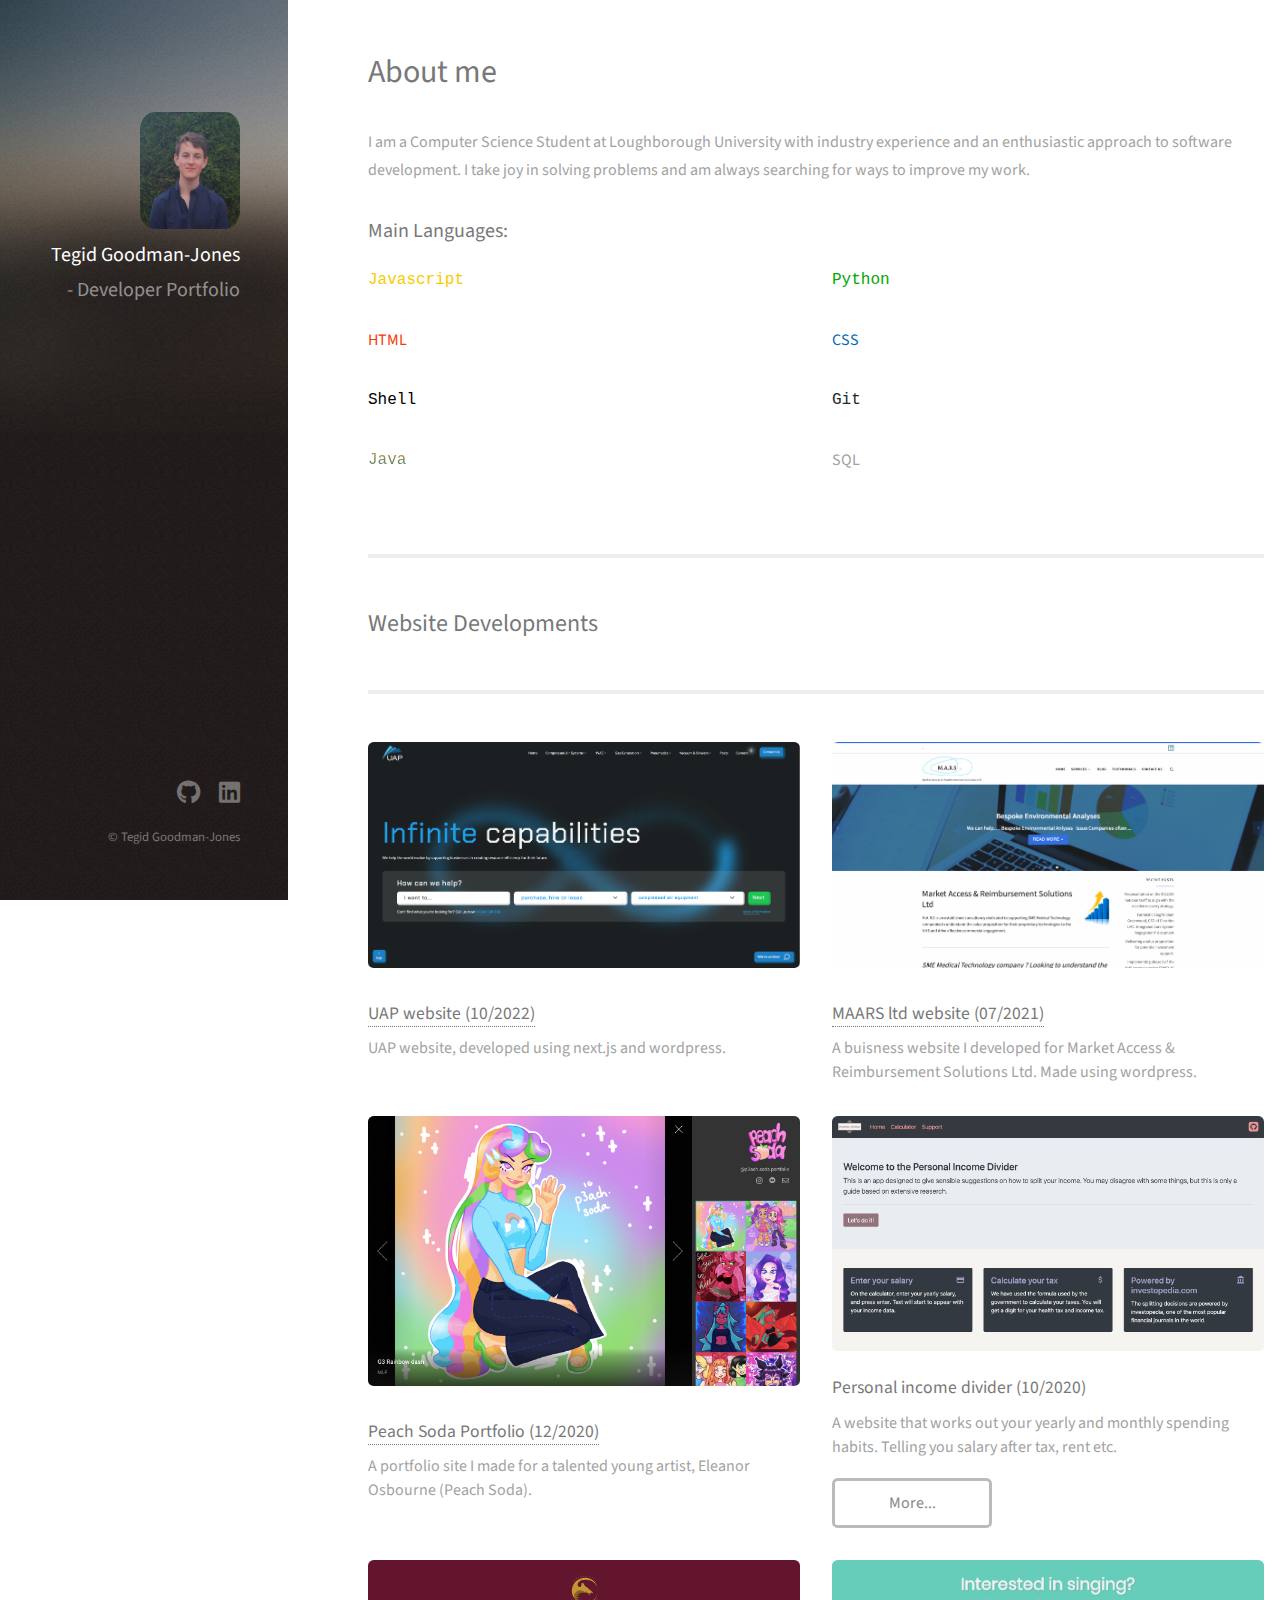
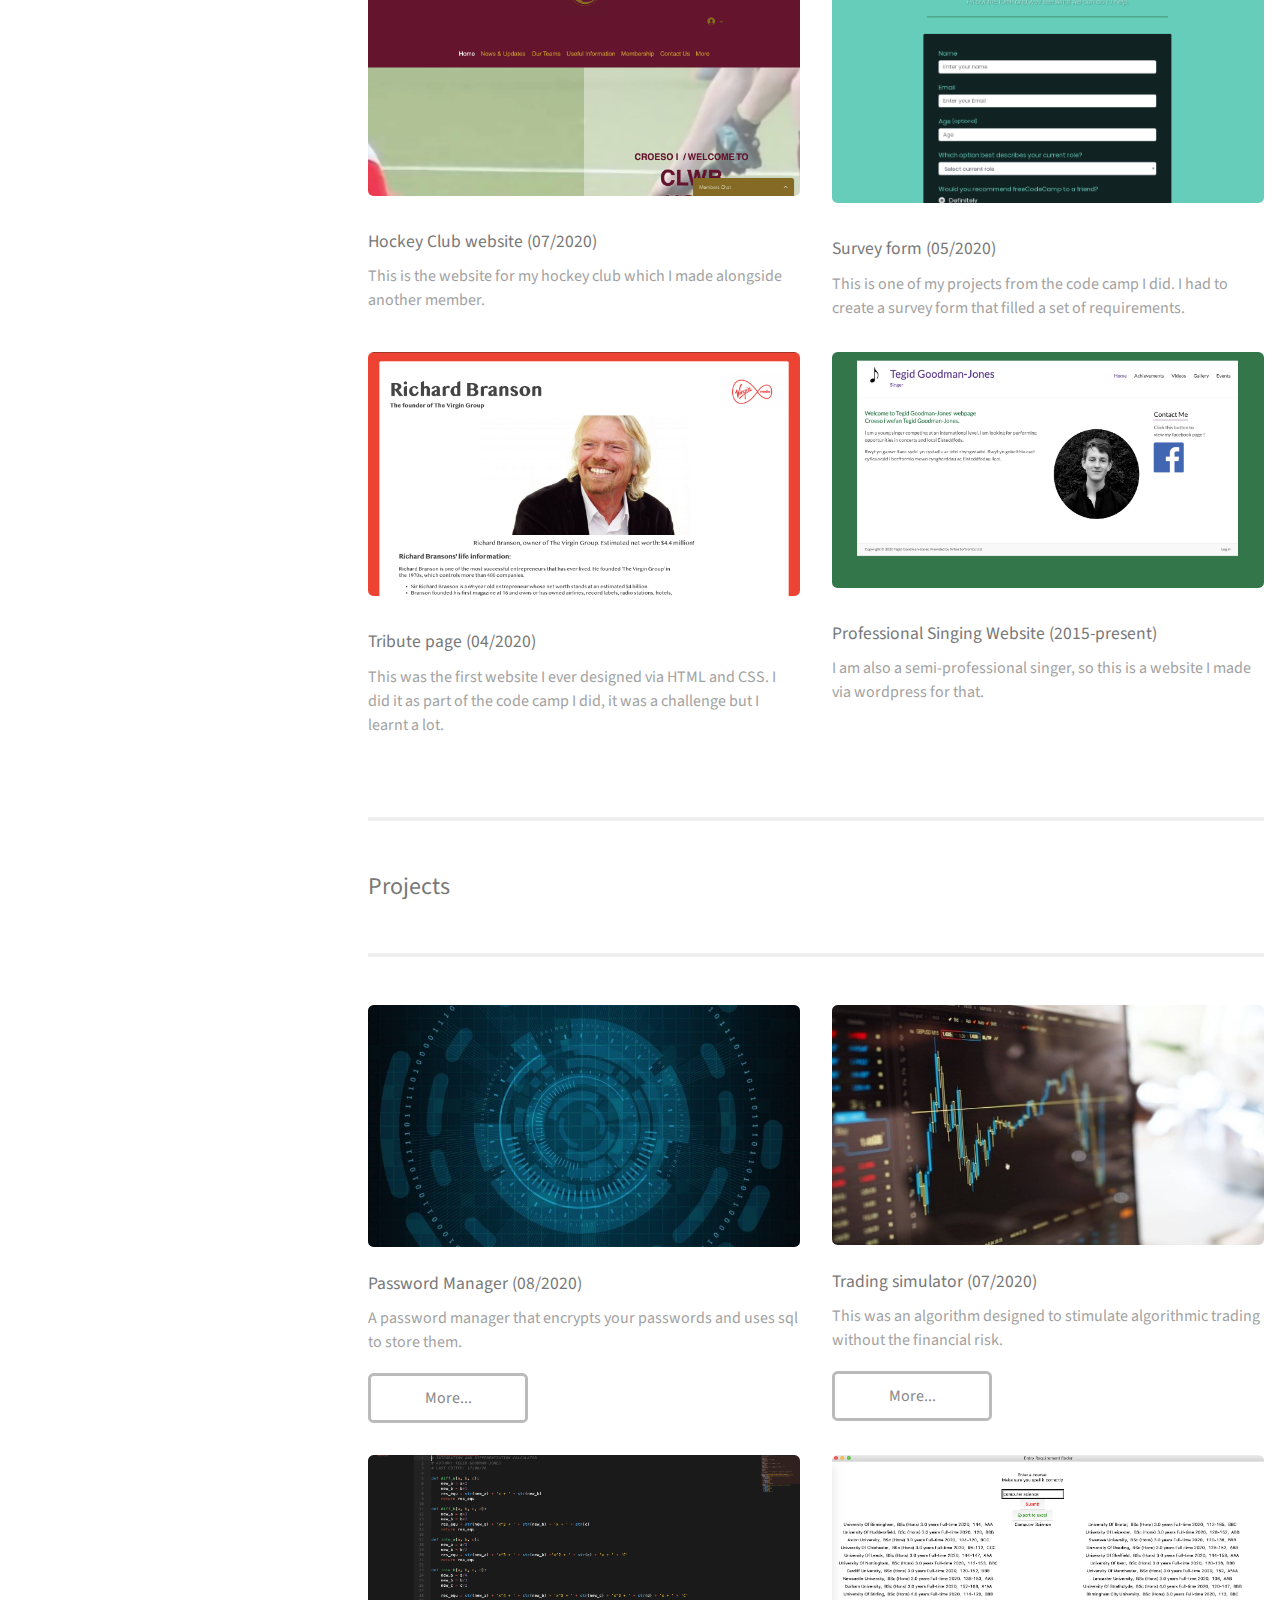
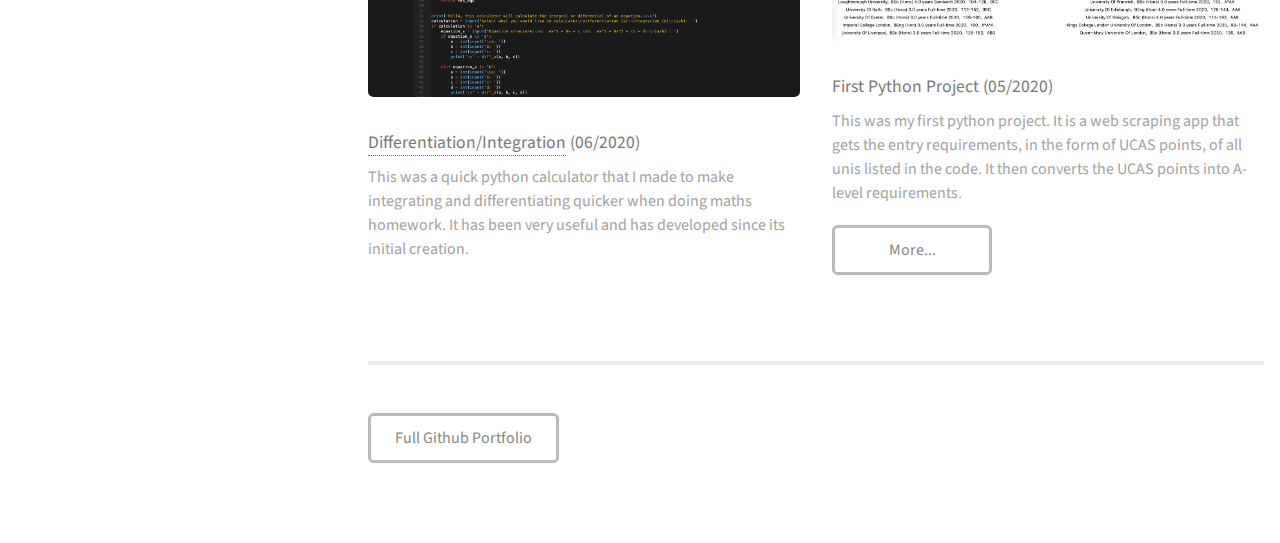
<file: index.html>
<!DOCTYPE html>
<html>
  <head>
    <title>Tegid Goodman-Jones: Portfolio</title>
    <meta charset="utf-8" />
    <meta
      name="viewport"
      content="width=device-width, initial-scale=1, user-scalable=no"
    />
    <link rel="stylesheet" href="assets/css/main.css" />
  </head>
  <body class="is-preload">
    <!-- Header -->
    <header id="header">
      <div class="inner">
        <a href="#" class="image"
          ><img class="image avatar" src="images/pro_pic.jpg" alt=""
        /></a>
        <h1><strong>Tegid Goodman-Jones</strong> - Developer Portfolio</h1>
      </div>
    </header>

    <!-- Main -->
    <div id="main">
      <!-- One -->
      <section id="one">
        <header class="major">
          <h2>About me</h2>
        </header>
        <p>
          I am a Computer Science Student at Loughborough University with
          industry experience and an enthusiastic approach to software
          development. I take joy in solving problems and am always searching
          for ways to improve my work.
        </p>

        <h3>Main Languages:</h3>

        <div class="row">
          <p class="col-6 col-12-xsmall language" id="js">Javascript</p>
          <p class="col-6 col-12-xsmall language" id="py">Python</p>
          <p class="col-6 col-12-xsmall language" id="html">HTML</p>
          <p class="col-6 col-12-xsmall language" id="css">CSS</p>
          <p class="col-6 col-12-xsmall language" id="shell">Shell</p>
          <p class="col-6 col-12-xsmall language" id="git">Git</p>
          <p class="col-6 col-12-xsmall language" id="java">Java</p>
          <p class="col-6 col-12-xsmall language" id="SQL">SQL</p>
        </div>
      </section>

      <!-- Two -->
      <section id="two">
        <h2>Website Developments</h2>
        <hr />
        <div class="row">
			<article class="col-6 col-12-xsmall work-item">
            <a href="images/Projects/UAP.png" class="image fit thumb"
              ><img src="images/Projects/UAP.png" alt=""
            /></a>
            <h3>
              <a href="https://dev.unitedairpower.co.uk/" target="_blank"
                >UAP website (10/2022)</a
              >
            </h3>
            <p class="proj-des">
              UAP website, developed using next.js and wordpress.
            </p>
          </article>
          <article class="col-6 col-12-xsmall work-item">
            <a href="images/Projects/maars.png" class="image fit thumb"
              ><img src="images/Projects/maars.png" alt=""
            /></a>
            <h3>
              <a href="http://maars.co.uk/" target="_blank"
                >MAARS ltd website (07/2021)</a
              >
            </h3>
            <p class="proj-des">
              A buisness website I developed for Market Access & Reimbursement
              Solutions Ltd. Made using wordpress.
            </p>
          </article>
          <article class="col-6 col-12-xsmall work-item">
            <a
              href="images/Projects/peach_soda_site.png"
              class="image fit thumb"
              ><img src="images/Projects/peach_soda_site.png" alt=""
            /></a>
            <h3>
              <a href="https://p3ach-soda.github.io/portfolio/" target="_blank"
                >Peach Soda Portfolio (12/2020)</a
              >
            </h3>
            <p class="proj-des">
              A portfolio site I made for a talented young artist, Eleanor
              Osbourne (Peach Soda).
            </p>
          </article>
          <article class="col-6 col-12-xsmall work-item">
            <img
              src="images/Projects/Income_home.png"
              alt="Income divider website"
              class="image fit thumb"
            />
            <div class="proj-des">
              <h3>Personal income divider (10/2020)</h3>
              <p>
                A website that works out your yearly and monthly spending
                habits. Telling you salary after tax, rent etc.
              </p>
              <a class="button" href="assets/html/income_divider.html"
                >More...</a
              >
            </div>
          </article>

          <article class="col-6 col-12-xsmall work-item">
            <a
              href="https://www.hocieiriashockey.co.uk/"
              target="_blank"
              class="image fit thumb"
              ><img src="images/Projects/hoci.png" alt="Eirias hockey club"
            /></a>
            <h3>Hockey Club website (07/2020)</h3>
            <p class="proj-des">
              This is the website for my hockey club which I made alongside
              another member.
            </p>
          </article>

          <article class="col-6 col-12-xsmall work-item">
            <a
              href="https://codepen.io/tegid/full/jObGLvQ"
              target="_blank"
              class="image fit thumb"
              ><img src="images/Projects/survey-form.png" alt="Survey form"
            /></a>
            <h3>Survey form (05/2020)</h3>
            <p class="proj-des">
              This is one of my projects from the code camp I did. I had to
              create a survey form that filled a set of requirements.
            </p>
          </article>

          <article class="col-6 col-12-xsmall work-item">
            <a
              href="https://codepen.io/tegid/full/oNjeENG"
              class="image fit thumb"
              target="_blank"
              ><img
                src="images/Projects/Richard-branson.png"
                alt="Richard Branson Tribute page"
            /></a>
            <h3>Tribute page (04/2020)</h3>
            <p class="proj-des">
              This was the first website I ever designed via HTML and CSS. I did
              it as part of the code camp I did, it was a challenge but I learnt
              a lot.
            </p>
          </article>

          <article class="col-6 col-12-xsmall work-item">
            <a
              href="http://www.tegid.org/wp/"
              class="image fit thumb"
              target="_blank"
              ><img
                src="images/Projects/tegid-org.png"
                alt="My singing website"
            /></a>
            <h3>Professional Singing Website (2015-present)</h3>
            <p class="proj-des">
              I am also a semi-professional singer, so this is a website I made
              via wordpress for that.
            </p>
          </article>
        </div>
        <hr />

        <h2>Projects</h2>
        <hr />
        <div class="row">
          <!--
							<article class="col-6 col-12-xsmall work-item">
								<a href="images/fulls/01.jpg" class="image fit thumb"><img src="images/thumbs/01.jpg" alt="" /></a>
								<h3>Magna sed consequat tempus</h3>
								<p class="proj-des">Lorem ipsum dolor sit amet nisl sed nullam feugiat.</p>
							</article>
							<article class="col-6 col-12-xsmall work-item">
								<a href="images/fulls/02.jpg" class="image fit thumb"><img src="images/thumbs/02.jpg" alt="" /></a>
								<h3>Ultricies lacinia interdum</h3>
								<p class="proj-des">Lorem ipsum dolor sit amet nisl sed nullam feugiat.</p>
							</article>
							-->
          <article class="col-6 col-12-xsmall work-item">
            <img
              src="images/Projects/cyber_network.jpg"
              class="image fit thumb"
              alt="cyber image"
            />
            <div class="proj-des">
              <h3>Password Manager (08/2020)</h3>
              <p class="proj-des">
                A password manager that encrypts your passwords and uses sql to
                store them.
              </p>
              <a class="button" href="assets/html/pass_manager.html">More...</a>
            </div>
          </article>

          <article class="col-6 col-12-xsmall work-item">
            <img
              src="images/Projects/stocks.jpg"
              class="image fit thumb"
              alt="Stocks graph"
            />
            <div class="proj-des">
              <h3>Trading simulator (07/2020)</h3>
              <p class="proj-des">
                This was an algorithm designed to stimulate algorithmic trading
                without the financial risk.
              </p>
              <a class="button" href="assets/html/trading_bot.html">More...</a>
            </div>
          </article>

          <article class="col-6 col-12-xsmall work-item">
            <a href="images/Projects/Diff_calc.png" class="image fit thumb"
              ><img src="images/Projects/Diff_calc.png" alt="Raw code"
            /></a>
            <div class="proj-des">
              <h3>
                <a
                  href="https://github.com/TegidGoodman-Jones/differentiation_calculator"
                  target="_blank"
                  >Differentiation/Integration</a
                >
                (06/2020)
              </h3>
              <p>
                This was a quick python calculator that I made to make
                integrating and differentiating quicker when doing maths
                homework. It has been very useful and has developed since its
                initial creation.
              </p>
            </div>
          </article>

          <article class="col-6 col-12-xsmall work-item">
            <a href="images/Projects/uni_req.png" class="image fit thumb"
              ><img
                src="images/Projects/uni_req.png"
                alt="Tkinter GUI for the app"
            /></a>
            <div class="proj-des">
              <h3>First Python Project (05/2020)</h3>
              <p>
                This was my first python project. It is a web scraping app that
                gets the entry requirements, in the form of UCAS points, of all
                unis listed in the code. It then converts the UCAS points into
                A-level requirements.
              </p>
              <a class="button" href="assets/html/uni_requirements.html"
                >More...</a
              >
            </div>
          </article>
        </div>
        <hr />

        <ul class="actions">
          <li>
            <a
              href="https://github.com/TegidGoodman-Jones?tab=repositories"
              target="_blank"
              class="button"
              >Full Github Portfolio</a
            >
          </li>
        </ul>
      </section>
      <!-- Three -->
      <!--
				<section id="three">
						<h2>Get In Touch</h2>
						<p>Accumsan pellentesque commodo blandit enim arcu non at amet id arcu magna. Accumsan orci faucibus id eu lorem semper nunc nisi lorem vulputate lorem neque lorem ipsum dolor.</p>
						<div class="row">
							<div class="col-8 col-12-small">
								<form method="post" action="#">
									<div class="row gtr-uniform gtr-50">
										<div class="col-6 col-12-xsmall"><input type="text" name="name" id="name" placeholder="Name" /></div>
										<div class="col-6 col-12-xsmall"><input type="email" name="email" id="email" placeholder="Email" /></div>
										<div class="col-12"><textarea name="message" id="message" placeholder="Message" rows="4"></textarea></div>
									</div>
								</form>
								<ul class="actions">
									<li><input type="submit" value="Send Message" /></li>
								</ul>
							</div>
							<div class="col-4 col-12-small">
								<ul class="labeled-icons">
									<li>
										<h3 class="icon solid fa-home"><span class="label">Address</span></h3>
										1234 Somewhere Rd.<br />
										Nashville, TN 00000<br />
										United States
									</li>
									<li>
										<h3 class="icon solid fa-mobile-alt"><span class="label">Phone</span></h3>
										000-000-0000
									</li>
									<li>
										<h3 class="icon solid fa-envelope"><span class="label">Email</span></h3>
										<a href="#">hello@untitled.tld</a>
									</li>
								</ul>
							</div>
						</div>
					</section>
			-->
      <!-- Four -->
      <!--
					<section id="four">
						<h2>Elements</h2>

						<section>
							<h4>Text</h4>
							<p>This is <b>bold</b> and this is <strong>strong</strong>. This is <i>italic</i> and this is <em>emphasized</em>.
							This is <sup>superscript</sup> text and this is <sub>subscript</sub> text.
							This is <u>underlined</u> and this is code: <code>for (;;) { ... }</code>. Finally, <a href="#">this is a link</a>.</p>
							<hr />
							<header>
								<h4>Heading with a Subtitle</h4>
								<p>Lorem ipsum dolor sit amet nullam id egestas urna aliquam</p>
							</header>
							<p>Nunc lacinia ante nunc ac lobortis. Interdum adipiscing gravida odio porttitor sem non mi integer non faucibus ornare mi ut ante amet placerat aliquet. Volutpat eu sed ante lacinia sapien lorem accumsan varius montes viverra nibh in adipiscing blandit tempus accumsan.</p>
							<header>
								<h5>Heading with a Subtitle</h5>
								<p>Lorem ipsum dolor sit amet nullam id egestas urna aliquam</p>
							</header>
							<p>Nunc lacinia ante nunc ac lobortis. Interdum adipiscing gravida odio porttitor sem non mi integer non faucibus ornare mi ut ante amet placerat aliquet. Volutpat eu sed ante lacinia sapien lorem accumsan varius montes viverra nibh in adipiscing blandit tempus accumsan.</p>
							<hr />
							<h2>Heading Level 2</h2>
							<h3>Heading Level 3</h3>
							<h4>Heading Level 4</h4>
							<h5>Heading Level 5</h5>
							<h6>Heading Level 6</h6>
							<hr />
							<h5>Blockquote</h5>
							<blockquote>Fringilla nisl. Donec accumsan interdum nisi, quis tincidunt felis sagittis eget tempus euismod. Vestibulum ante ipsum primis in faucibus vestibulum. Blandit adipiscing eu felis iaculis volutpat ac adipiscing accumsan faucibus. Vestibulum ante ipsum primis in faucibus lorem ipsum dolor sit amet nullam adipiscing eu felis.</blockquote>
							<h5>Preformatted</h5>
							<pre><code>i = 0;

while (!deck.isInOrder()) {
print 'Iteration ' + i;
deck.shuffle();
i++;
}

print 'It took ' + i + ' iterations to sort the deck.';</code></pre>
						</section>

						<section>
							<h4>Lists</h4>
							<div class="row">
								<div class="col-6 col-12-xsmall">
									<h5>Unordered</h5>
									<ul>
										<li>Dolor pulvinar etiam magna etiam.</li>
										<li>Sagittis adipiscing lorem eleifend.</li>
										<li>Felis enim feugiat dolore viverra.</li>
									</ul>
									<h5>Alternate</h5>
									<ul class="alt">
										<li>Dolor pulvinar etiam magna etiam.</li>
										<li>Sagittis adipiscing lorem eleifend.</li>
										<li>Felis enim feugiat dolore viverra.</li>
									</ul>
								</div>
								<div class="col-6 col-12-xsmall">
									<h5>Ordered</h5>
									<ol>
										<li>Dolor pulvinar etiam magna etiam.</li>
										<li>Etiam vel felis at lorem sed viverra.</li>
										<li>Felis enim feugiat dolore viverra.</li>
										<li>Dolor pulvinar etiam magna etiam.</li>
										<li>Etiam vel felis at lorem sed viverra.</li>
										<li>Felis enim feugiat dolore viverra.</li>
									</ol>
									<h5>Icons</h5>
									<ul class="icons">
										<li><a href="#" class="icon brands fa-twitter"><span class="label">Twitter</span></a></li>
										<li><a href="#" class="icon brands fa-facebook-f"><span class="label">Facebook</span></a></li>
										<li><a href="#" class="icon brands fa-instagram"><span class="label">Instagram</span></a></li>
										<li><a href="#" class="icon brands fa-github"><span class="label">Github</span></a></li>
										<li><a href="#" class="icon brands fa-dribbble"><span class="label">Dribbble</span></a></li>
										<li><a href="#" class="icon brands fa-tumblr"><span class="label">Tumblr</span></a></li>
									</ul>
								</div>
							</div>
							<h5>Actions</h5>
							<ul class="actions">
								<li><a href="#" class="button primary">Default</a></li>
								<li><a href="#" class="button">Default</a></li>
							</ul>
							<ul class="actions small">
								<li><a href="#" class="button primary small">Small</a></li>
								<li><a href="#" class="button small">Small</a></li>
							</ul>
							<div class="row">
								<div class="col-6 col-12-small">
									<ul class="actions stacked">
										<li><a href="#" class="button primary">Default</a></li>
										<li><a href="#" class="button">Default</a></li>
									</ul>
								</div>
								<div class="col-6 col-12-small">
									<ul class="actions stacked">
										<li><a href="#" class="button primary small">Small</a></li>
										<li><a href="#" class="button small">Small</a></li>
									</ul>
								</div>
								<div class="col-6 col-12-small">
									<ul class="actions stacked">
										<li><a href="#" class="button primary fit">Default</a></li>
										<li><a href="#" class="button fit">Default</a></li>
									</ul>
								</div>
								<div class="col-6 col-12-small">
									<ul class="actions stacked">
										<li><a href="#" class="button primary small fit">Small</a></li>
										<li><a href="#" class="button small fit">Small</a></li>
									</ul>
								</div>
							</div>
						</section>

						<section>
							<h4>Table</h4>
							<h5>Default</h5>
							<div class="table-wrapper">
								<table>
									<thead>
										<tr>
											<th>Name</th>
											<th>Description</th>
											<th>Price</th>
										</tr>
									</thead>
									<tbody>
										<tr>
											<td>Item One</td>
											<td>Ante turpis integer aliquet porttitor.</td>
											<td>29.99</td>
										</tr>
										<tr>
											<td>Item Two</td>
											<td>Vis ac commodo adipiscing arcu aliquet.</td>
											<td>19.99</td>
										</tr>
										<tr>
											<td>Item Three</td>
											<td> Morbi faucibus arcu accumsan lorem.</td>
											<td>29.99</td>
										</tr>
										<tr>
											<td>Item Four</td>
											<td>Vitae integer tempus condimentum.</td>
											<td>19.99</td>
										</tr>
										<tr>
											<td>Item Five</td>
											<td>Ante turpis integer aliquet porttitor.</td>
											<td>29.99</td>
										</tr>
									</tbody>
									<tfoot>
										<tr>
											<td colspan="2"></td>
											<td>100.00</td>
										</tr>
									</tfoot>
								</table>
							</div>

							<h5>Alternate</h5>
							<div class="table-wrapper">
								<table class="alt">
									<thead>
										<tr>
											<th>Name</th>
											<th>Description</th>
											<th>Price</th>
										</tr>
									</thead>
									<tbody>
										<tr>
											<td>Item One</td>
											<td>Ante turpis integer aliquet porttitor.</td>
											<td>29.99</td>
										</tr>
										<tr>
											<td>Item Two</td>
											<td>Vis ac commodo adipiscing arcu aliquet.</td>
											<td>19.99</td>
										</tr>
										<tr>
											<td>Item Three</td>
											<td> Morbi faucibus arcu accumsan lorem.</td>
											<td>29.99</td>
										</tr>
										<tr>
											<td>Item Four</td>
											<td>Vitae integer tempus condimentum.</td>
											<td>19.99</td>
										</tr>
										<tr>
											<td>Item Five</td>
											<td>Ante turpis integer aliquet porttitor.</td>
											<td>29.99</td>
										</tr>
									</tbody>
									<tfoot>
										<tr>
											<td colspan="2"></td>
											<td>100.00</td>
										</tr>
									</tfoot>
								</table>
							</div>
						</section>

						<section>
							<h4>Buttons</h4>
							<ul class="actions">
								<li><a href="#" class="button primary">Primary</a></li>
								<li><a href="#" class="button">Default</a></li>
							</ul>
							<ul class="actions">
								<li><a href="#" class="button large">Large</a></li>
								<li><a href="#" class="button">Default</a></li>
								<li><a href="#" class="button small">Small</a></li>
							</ul>
							<ul class="actions fit">
								<li><a href="#" class="button primary fit">Fit</a></li>
								<li><a href="#" class="button fit">Fit</a></li>
							</ul>
							<ul class="actions fit small">
								<li><a href="#" class="button primary fit small">Fit + Small</a></li>
								<li><a href="#" class="button fit small">Fit + Small</a></li>
							</ul>
							<ul class="actions">
								<li><a href="#" class="button primary icon solid fa-download">Icon</a></li>
								<li><a href="#" class="button icon solid fa-download">Icon</a></li>
							</ul>
							<ul class="actions">
								<li><span class="button primary disabled">Primary</span></li>
								<li><span class="button disabled">Default</span></li>
							</ul>
						</section>

						<section>
							<h4>Form</h4>
							<form method="post" action="#">
								<div class="row gtr-uniform gtr-50">
									<div class="col-6 col-12-xsmall">
										<input type="text" name="demo-name" id="demo-name" value="" placeholder="Name" />
									</div>
									<div class="col-6 col-12-xsmall">
										<input type="email" name="demo-email" id="demo-email" value="" placeholder="Email" />
									</div>
									<div class="col-12">
										<select name="demo-category" id="demo-category">
											<option value="">- Category -</option>
											<option value="1">Manufacturing</option>
											<option value="1">Shipping</option>
											<option value="1">Administration</option>
											<option value="1">Human Resources</option>
										</select>
									</div>
									<div class="col-4 col-12-small">
										<input type="radio" id="demo-priority-low" name="demo-priority" checked>
										<label for="demo-priority-low">Low Priority</label>
									</div>
									<div class="col-4 col-12-small">
										<input type="radio" id="demo-priority-normal" name="demo-priority">
										<label for="demo-priority-normal">Normal Priority</label>
									</div>
									<div class="col-4 col-12-small">
										<input type="radio" id="demo-priority-high" name="demo-priority">
										<label for="demo-priority-high">High Priority</label>
									</div>
									<div class="col-6 col-12-small">
										<input type="checkbox" id="demo-copy" name="demo-copy">
										<label for="demo-copy">Email me a copy of this message</label>
									</div>
									<div class="col-6 col-12-small">
										<input type="checkbox" id="demo-human" name="demo-human" checked>
										<label for="demo-human">I am a human and not a robot</label>
									</div>
									<div class="col-12">
										<textarea name="demo-message" id="demo-message" placeholder="Enter your message" rows="6"></textarea>
									</div>
									<div class="col-12">
										<ul class="actions">
											<li><input type="submit" value="Send Message" class="primary" /></li>
											<li><input type="reset" value="Reset" /></li>
										</ul>
									</div>
								</div>
							</form>
						</section>

						<section>
							<h4>Image</h4>
							<h5>Fit</h5>
							<div class="box alt">
								<div class="row gtr-50 gtr-uniform">
									<div class="col-12"><span class="image fit"><img src="images/fulls/05.jpg" alt="" /></span></div>
									<div class="col-4"><span class="image fit"><img src="images/thumbs/01.jpg" alt="" /></span></div>
									<div class="col-4"><span class="image fit"><img src="images/thumbs/02.jpg" alt="" /></span></div>
									<div class="col-4"><span class="image fit"><img src="images/thumbs/03.jpg" alt="" /></span></div>
									<div class="col-4"><span class="image fit"><img src="images/thumbs/04.jpg" alt="" /></span></div>
									<div class="col-4"><span class="image fit"><img src="images/thumbs/05.jpg" alt="" /></span></div>
									<div class="col-4"><span class="image fit"><img src="images/thumbs/06.jpg" alt="" /></span></div>
									<div class="col-4"><span class="image fit"><img src="images/thumbs/03.jpg" alt="" /></span></div>
									<div class="col-4"><span class="image fit"><img src="images/thumbs/02.jpg" alt="" /></span></div>
									<div class="col-4"><span class="image fit"><img src="images/thumbs/01.jpg" alt="" /></span></div>
								</div>
							</div>
							<h5>Left &amp; Right</h5>
							<p><span class="image left"><img src="images/avatar.jpg" alt="" /></span>Fringilla nisl. Donec accumsan interdum nisi, quis tincidunt felis sagittis eget. tempus euismod. Vestibulum ante ipsum primis in faucibus vestibulum. Blandit adipiscing eu felis iaculis volutpat ac adipiscing accumsan eu faucibus. Integer ac pellentesque praesent tincidunt felis sagittis eget. tempus euismod. Vestibulum ante ipsum primis in faucibus vestibulum. Blandit adipiscing eu felis iaculis volutpat ac adipiscing accumsan eu faucibus. Integer ac pellentesque praesent. Donec accumsan interdum nisi, quis tincidunt felis sagittis eget. tempus euismod. Vestibulum ante ipsum primis in faucibus vestibulum. Blandit adipiscing eu felis iaculis volutpat ac adipiscing accumsan eu faucibus. Integer ac pellentesque praesent tincidunt felis sagittis eget. tempus euismod. Vestibulum ante ipsum primis in faucibus vestibulum. Blandit adipiscing eu felis iaculis volutpat ac adipiscing accumsan eu faucibus. Integer ac pellentesque praesent.</p>
							<p><span class="image right"><img src="images/avatar.jpg" alt="" /></span>Fringilla nisl. Donec accumsan interdum nisi, quis tincidunt felis sagittis eget. tempus euismod. Vestibulum ante ipsum primis in faucibus vestibulum. Blandit adipiscing eu felis iaculis volutpat ac adipiscing accumsan eu faucibus. Integer ac pellentesque praesent tincidunt felis sagittis eget. tempus euismod. Vestibulum ante ipsum primis in faucibus vestibulum. Blandit adipiscing eu felis iaculis volutpat ac adipiscing accumsan eu faucibus. Integer ac pellentesque praesent. Donec accumsan interdum nisi, quis tincidunt felis sagittis eget. tempus euismod. Vestibulum ante ipsum primis in faucibus vestibulum. Blandit adipiscing eu felis iaculis volutpat ac adipiscing accumsan eu faucibus. Integer ac pellentesque praesent tincidunt felis sagittis eget. tempus euismod. Vestibulum ante ipsum primis in faucibus vestibulum. Blandit adipiscing eu felis iaculis volutpat ac adipiscing accumsan eu faucibus. Integer ac pellentesque praesent.</p>
						</section>

					</section>
				--></div>

    <!-- Footer -->
    <footer id="footer">
      <div class="inner">
        <ul class="icons">
          <li>
            <a
              href="https://github.com/TegidGoodman-Jones"
              class="icon brands fa-github"
              ><span class="label">Github</span></a
            >
          </li>
		  <li>
            <a href="https://www.linkedin.com/in/tegidgoodman-jones/" class="icon brands fa-linkedin"
              ><span class="label">Email</span></a
            >
          </li>
        </ul>
        <ul class="copyright">
          <li>&copy; Tegid Goodman-Jones</li>
        </ul>
      </div>
    </footer>

    <!-- Scripts -->
    <script src="assets/js/jquery.min.js"></script>
    <script src="assets/js/browser.min.js"></script>
    <script src="assets/js/breakpoints.min.js"></script>
    <script src="assets/js/util.js"></script>
    <script src="assets/js/main.js"></script>
  </body>
</html>
</file>
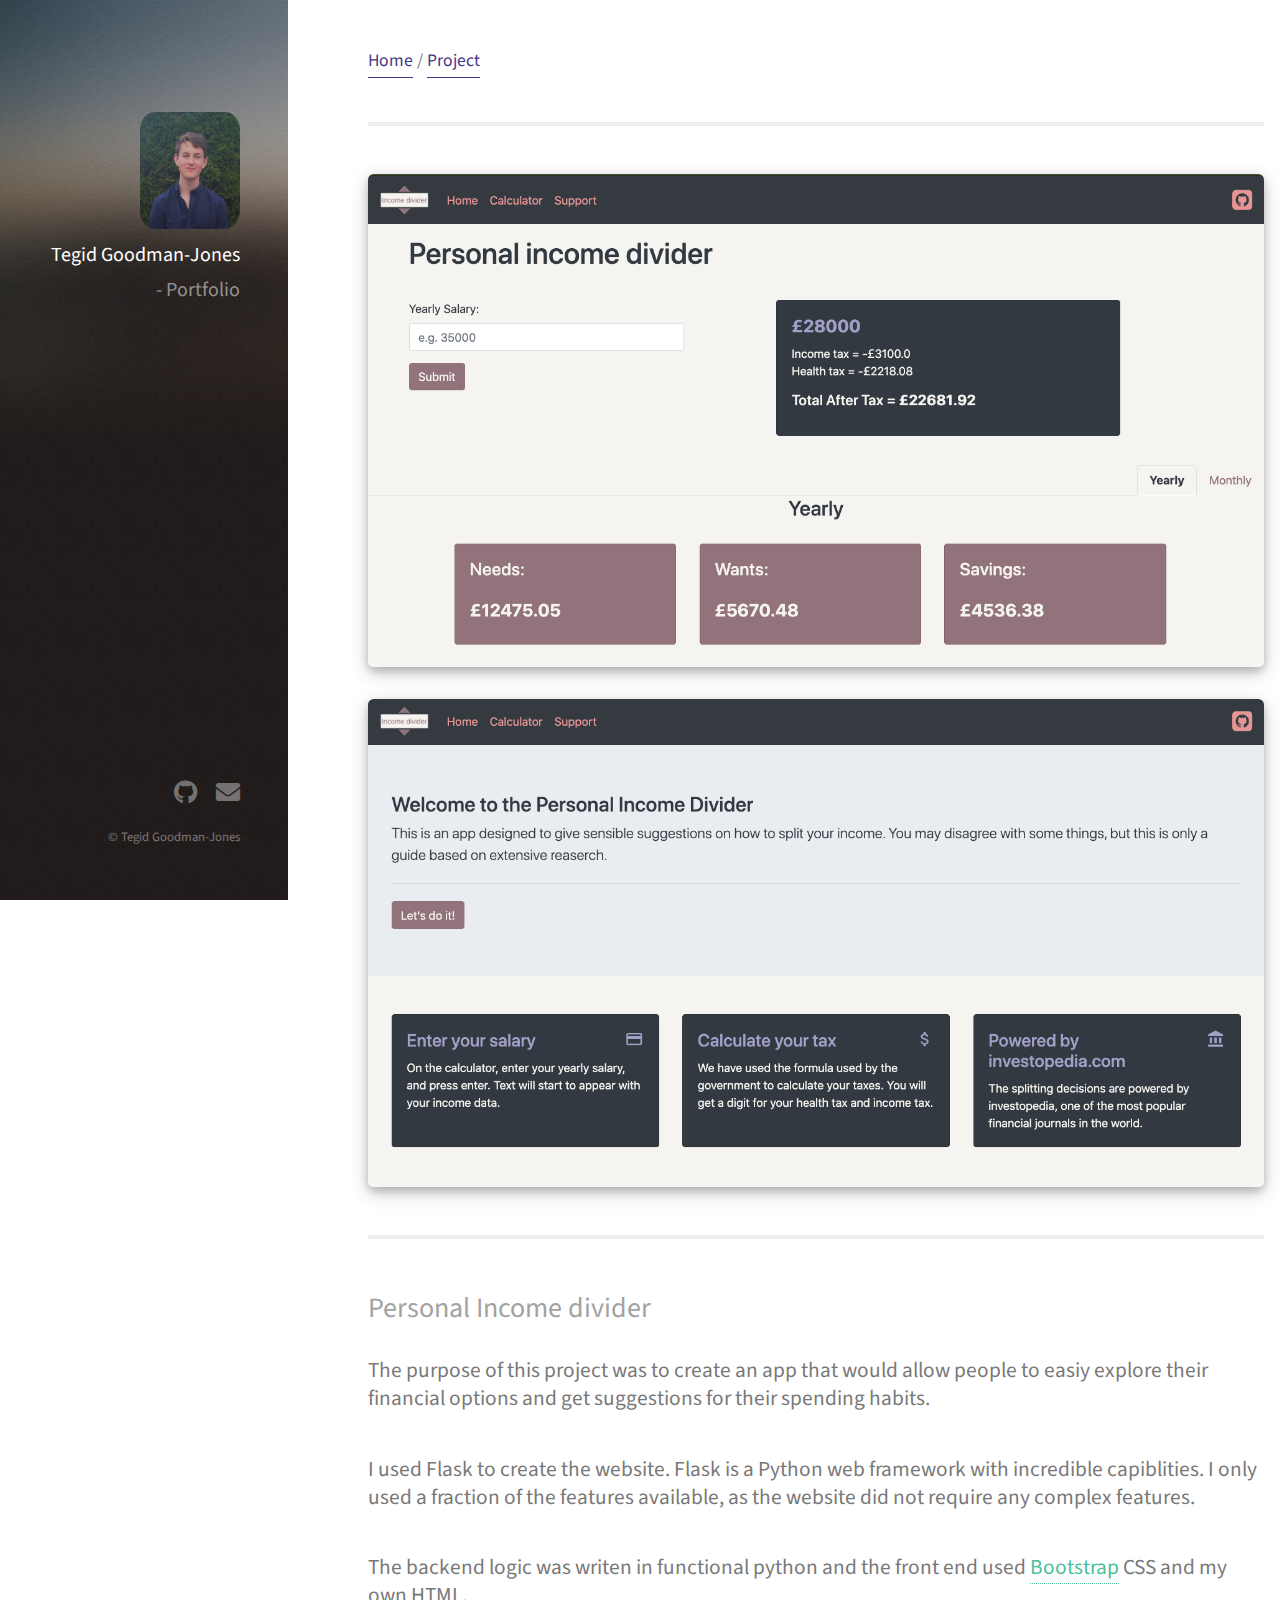
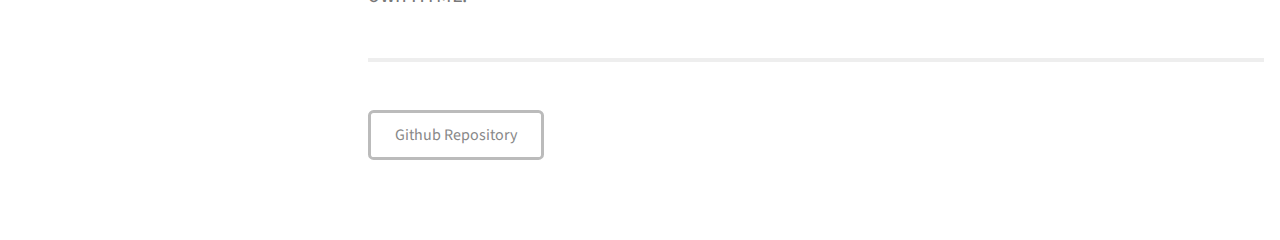
<file: assets/html/income_divider.html>
<!DOCTYPE HTML>
<html>
	<head>
		<title>Tegid Goodman-Jones: Portfolio</title>
		<meta charset="utf-8" />
		<meta name="viewport" content="width=device-width, initial-scale=1, user-scalable=no" />
		<link rel="stylesheet" href="../css/main.css" />
	</head>
	<body class="is-preload">

		<!-- Header -->
			<header id="header">
				<div class="inner">
					<a href="../../index.html" class="image"><img class="image avatar" src="../../images/pro_pic.jpg" alt="" /></a>
					<h1><strong>Tegid Goodman-Jones</strong> - Portfolio</h1>

				</div>
			</header>

		<!-- Main -->
			<div id="main">
			
				<div id="breadcrumbs">
					<h4>
						<a href="/">Home</a>
						/
						<a href="#">Project</a>
					</h4>
					<hr>
				</div>



				<img src="../../images/Projects/Income_cal.png" class="image second-image fit">
				<img src="../../images/Projects/Income_home.png" class="image second-image fit">
				<hr>
				<div id="details">
					<h2>Personal Income divider</h2>
					<p>The purpose of this project was to create an app that would allow people to easiy explore their financial options and get suggestions for their spending habits.</p>
					<p>I used Flask to create the website. Flask is a Python web framework with incredible capiblities. I only used a fraction of the features available, as the website did not require any complex features.</p>
					<p>The backend logic was writen in functional python and the front end used <a href="https://getbootstrap.com/" target="_blank">Bootstrap</a> CSS and my own HTML.</p>
					
				</div>

				<hr>

				<ul class="actions">
					<li><a href="https://github.com/TegidGoodman-Jones/password_manager" target="_blank" class="button">Github Repository</a></li>
				</ul>

			</div>

		<!-- Footer -->
			<footer id="footer">
				<div class="inner">
					<ul class="icons">

						<li><a href="https://github.com/TegidGoodman-Jones" class="icon brands fa-github"><span class="label">Github</span></a></li>
						<li><a href="mailto:nu@tegid.org" class="icon solid fa-envelope"><span class="label">Email</span></a></li>
					</ul>
					<ul class="copyright">
						<li>&copy; Tegid Goodman-Jones</li>
					</ul>
				</div>
			</footer>

		<!-- Scripts -->
			<script src="../js/jquery.min.js"></script>
			<script src="../js/browser.min.js"></script>
			<script src="../js/breakpoints.min.js"></script>
			<script src="../js/util.js"></script>
			<script src="../js/main.js"></script>

	</body>
</html>
</file>
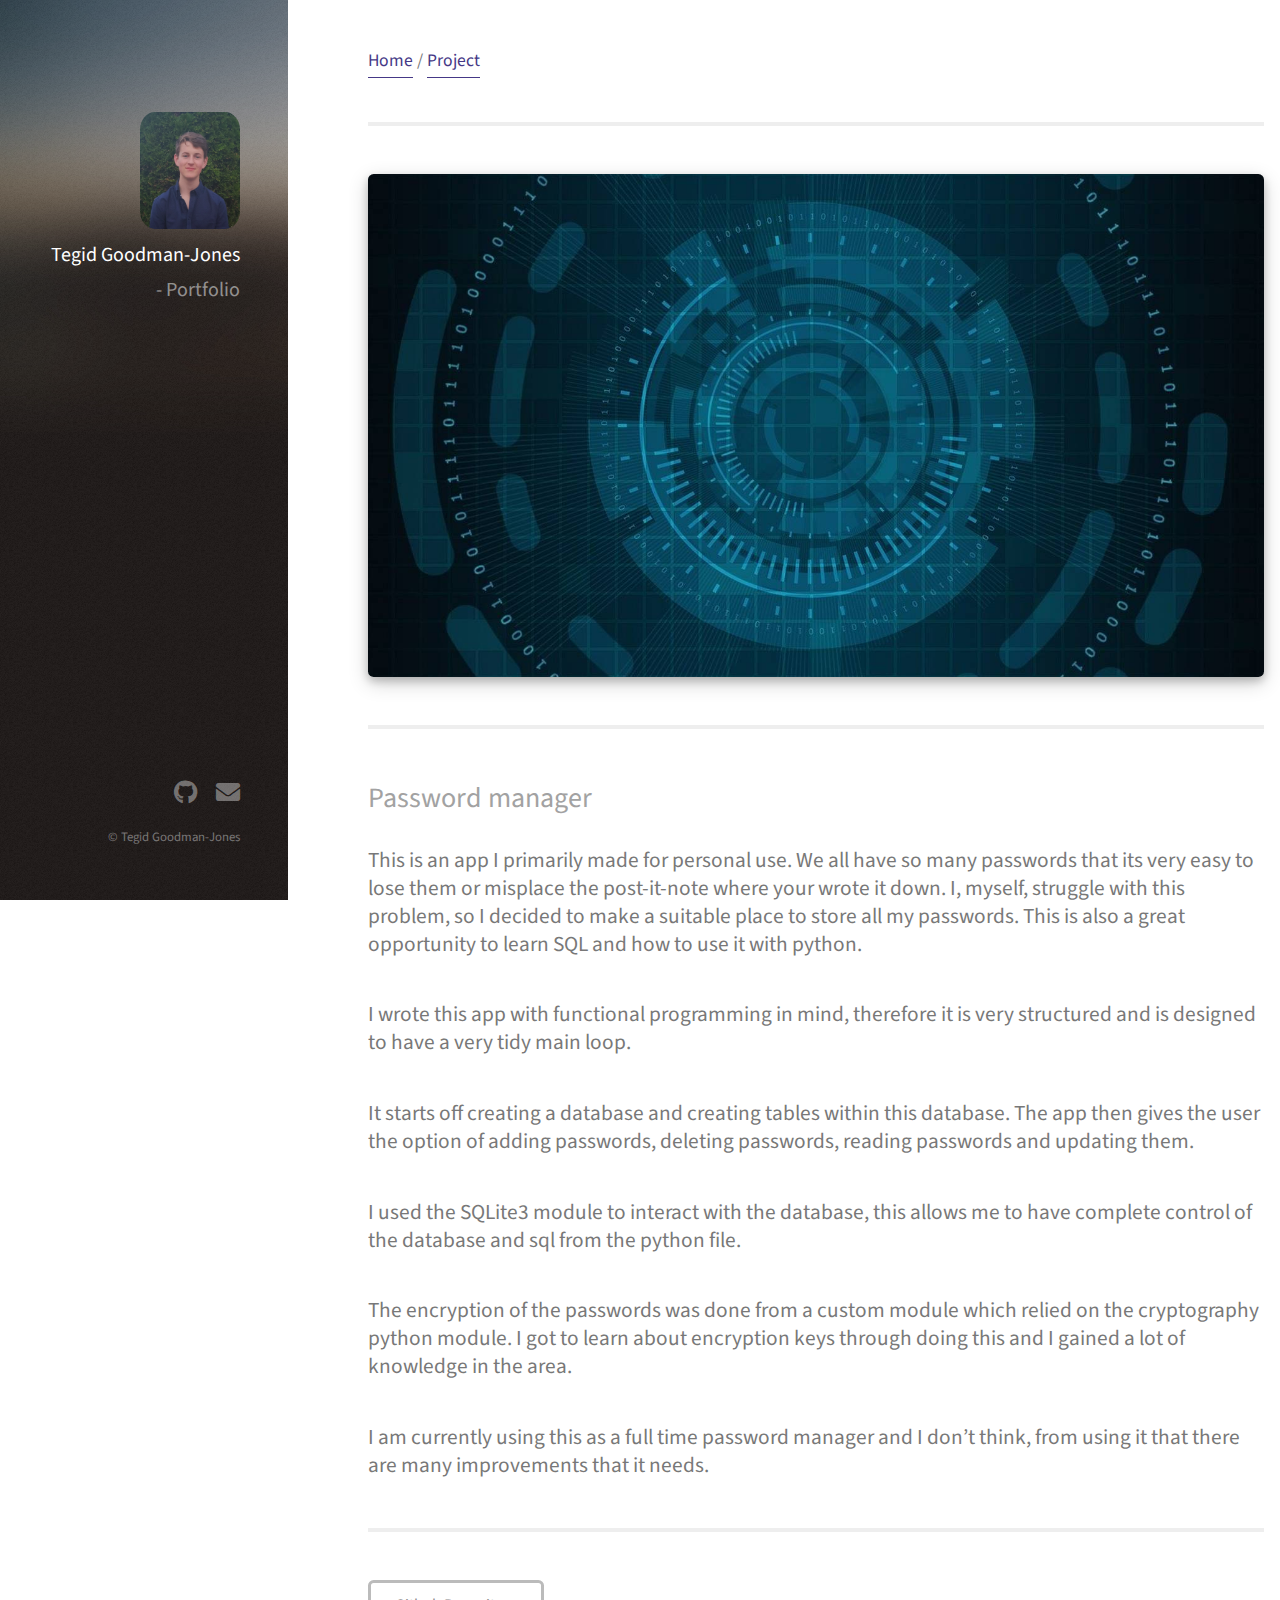
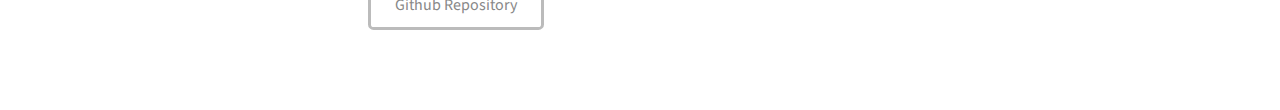
<file: assets/html/pass_manager.html>
<!DOCTYPE HTML>
<html>
	<head>
		<title>Tegid Goodman-Jones: Portfolio</title>
		<meta charset="utf-8" />
		<meta name="viewport" content="width=device-width, initial-scale=1, user-scalable=no" />
		<link rel="stylesheet" href="../css/main.css" />
	</head>
	<body class="is-preload">

		<!-- Header -->
			<header id="header">
				<div class="inner">
					<a href="../../index.html" class="image"><img class="image avatar" src="../../images/pro_pic.jpg" alt="" /></a>
					<h1><strong>Tegid Goodman-Jones</strong> - Portfolio</h1>

				</div>
			</header>

		<!-- Main -->
			<div id="main">
			
				<div id="breadcrumbs">
					<h4>
						<a href="../../index.html">Home</a>
						/
						<a href="#">Project</a>
					</h4>
					<hr>
				</div>



				<img src="../../images/Projects/cyber_network.jpg" class="image second-image fit">
				<hr>
				<div id="details">
					<h2>Password manager</h2>
					
					<p>This is an app I primarily made for personal use. We all have so many passwords that its very easy to lose them or misplace the post-it-note where your wrote it down. I, myself, struggle with this problem, so I decided to make a suitable place to store all my passwords. This is also a great opportunity to learn SQL and how to use it with python.</p>
					

					<p>I wrote this app with functional programming in mind, therefore it is very structured and is designed to have a very tidy main loop. </p>

					<p>It starts off creating a database and creating tables within this database. The app then gives the user the option of adding passwords, deleting passwords, reading passwords and updating them.</p>

					<p>I used the SQLite3 module to interact with the database, this allows me to have complete control of the database and sql from the python file.</p>

					<p>The encryption of the passwords was done from a custom module which relied on the cryptography python module. I got to learn about encryption keys through doing this and I gained a lot of knowledge in the area.</p>

					<p>I am currently using this as a full time password manager and I don’t think, from using it that there are many improvements that it needs.</p>
				</div>

				<hr>

				<ul class="actions">
					<li><a href="https://github.com/TegidGoodman-Jones/password_manager" target="_blank" class="button">Github Repository</a></li>
				</ul>

			</div>

		<!-- Footer -->
			<footer id="footer">
				<div class="inner">
					<ul class="icons">

						<li><a href="https://github.com/TegidGoodman-Jones" class="icon brands fa-github"><span class="label">Github</span></a></li>
						<li><a href="mailto:nu@tegid.org" class="icon solid fa-envelope"><span class="label">Email</span></a></li>
					</ul>
					<ul class="copyright">
						<li>&copy; Tegid Goodman-Jones</li>
					</ul>
				</div>
			</footer>

		<!-- Scripts -->
			<script src="../js/jquery.min.js"></script>
			<script src="../js/browser.min.js"></script>
			<script src="../js/breakpoints.min.js"></script>
			<script src="../js/util.js"></script>
			<script src="../js/main.js"></script>

	</body>
</html>
</file>
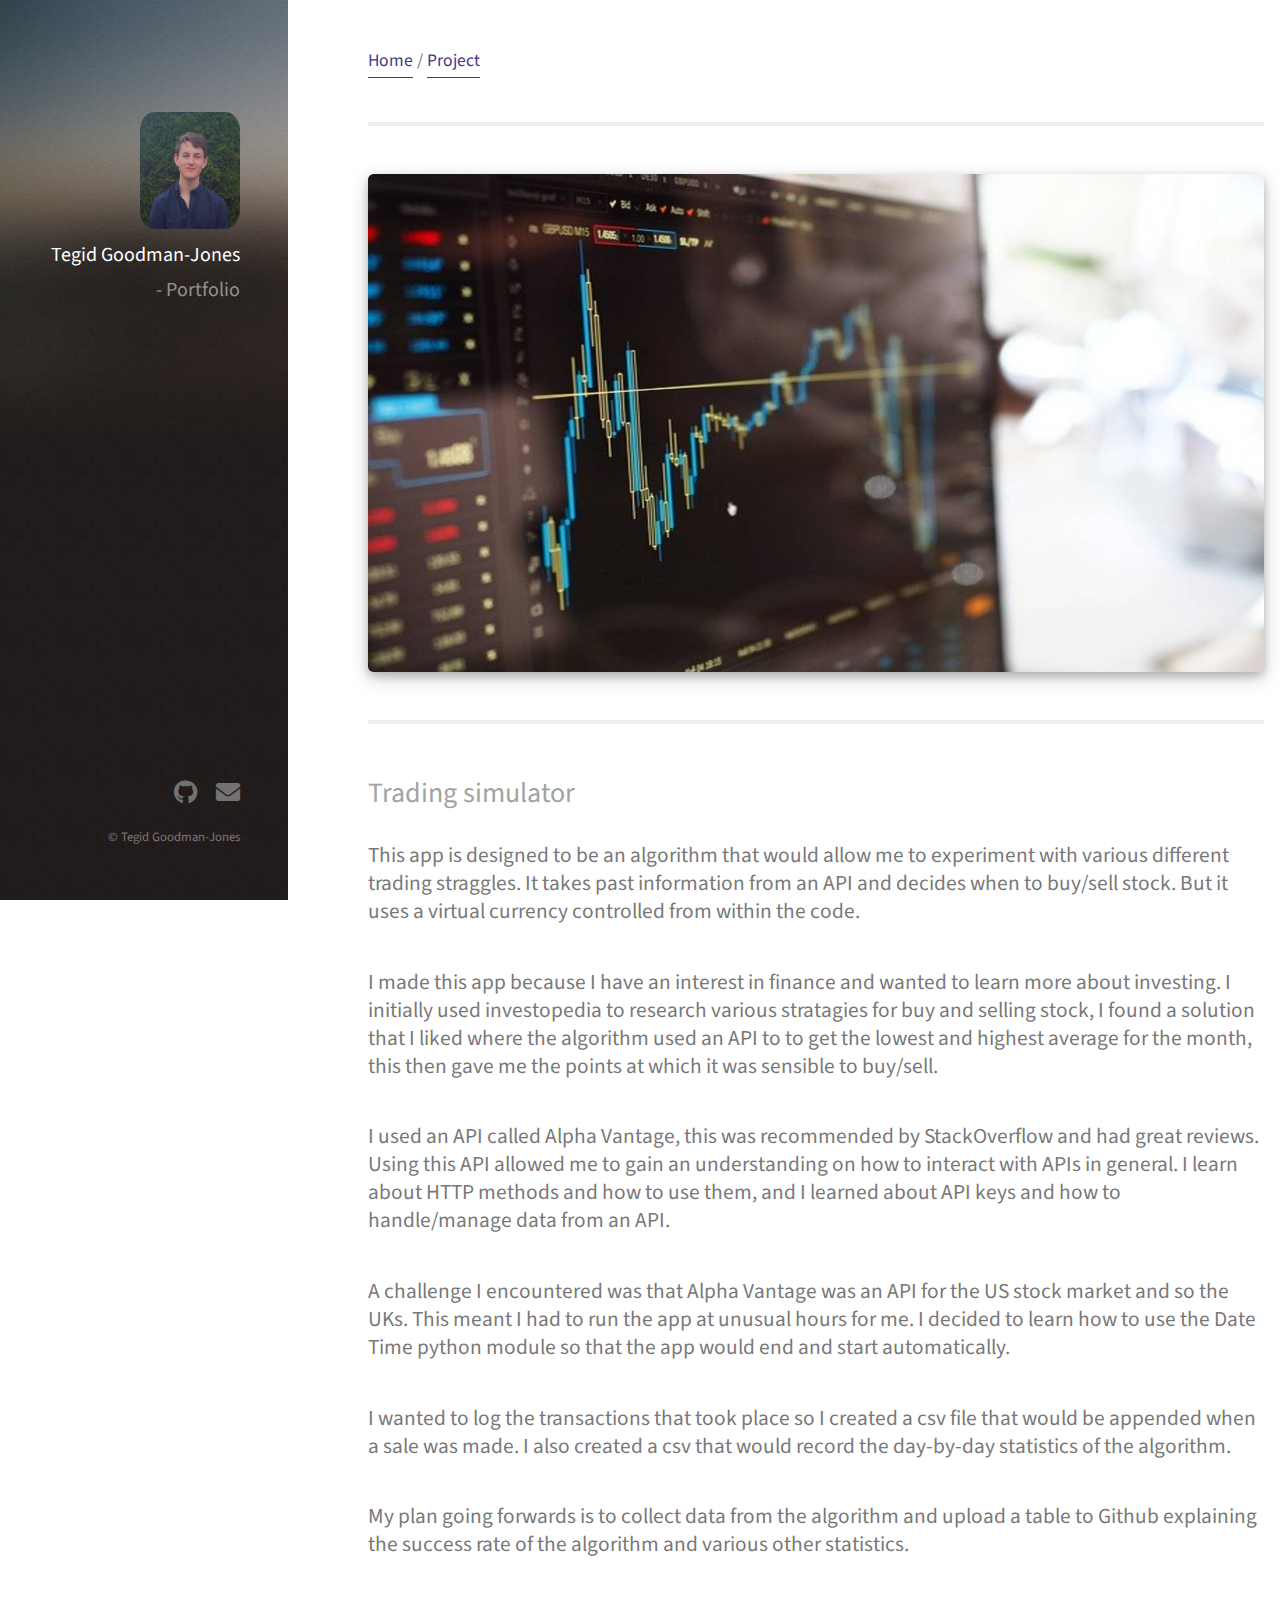
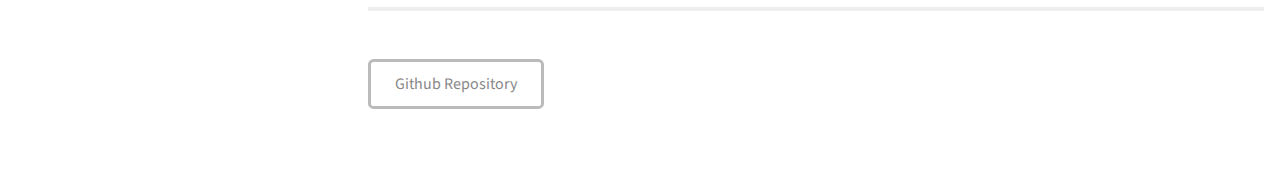
<file: assets/html/trading_bot.html>
<!DOCTYPE HTML>
<html>
	<head>
		<title>Tegid Goodman-Jones: Portfolio</title>
		<meta charset="utf-8" />
		<meta name="viewport" content="width=device-width, initial-scale=1, user-scalable=no" />
		<link rel="stylesheet" href="../css/main.css" />
	</head>
	<body class="is-preload">

		<!-- Header -->
			<header id="header">
				<div class="inner">
					<a href="../../index.html" class="image"><img class="image avatar" src="../../images/pro_pic.jpg" alt="" /></a>
					<h1><strong>Tegid Goodman-Jones</strong> - Portfolio</h1>

				</div>
			</header>

		<!-- Main -->
			<div id="main">
			
				<div id="breadcrumbs">
					<h4>
						<a href="../../index.html">Home</a>
						/
						<a href="#">Project</a>
					</h4>
					<hr>
				</div>



				<img src="../../images/Projects/stocks.jpg" class="image second-image fit">
				<hr>
				<div id="details">
					<h2>Trading simulator</h2>
					
					<p>This app is designed to be an algorithm that would allow me to experiment with various different trading straggles. It takes past information from an API and decides when to buy/sell stock. But it uses a virtual currency controlled from within the code.</p>
					

					<p>I made this app because I have an interest in finance and wanted to learn more about investing. I initially used investopedia to research various stratagies for buy and selling stock, I found a solution that I liked where the algorithm used an API to to get the lowest and highest average for the month, this then gave me the points at which it was sensible to buy/sell.</p>

					<p>I used an API called Alpha Vantage, this was recommended by StackOverflow and had great reviews. Using this API allowed me to gain an understanding on how to interact with APIs in general. I learn about HTTP methods and how to use them, and I learned about API keys and how to handle/manage data from an API.</p>

					<p>A challenge I encountered was that Alpha Vantage was an API for the US stock market and so the UKs. This meant I had to run the app at unusual hours for me. I decided to learn how to use the Date Time python module so that the app would end and start automatically.</p>

					<p>I wanted to log the transactions that took place so I created a csv file that would be appended when a sale was made. I also created a csv that would record the day-by-day statistics of the algorithm.</p>

					<p>My plan going forwards is to collect data from the algorithm and upload a table to Github explaining the success rate of the algorithm and various other statistics.</p>
				</div>

				<hr>

				<ul class="actions">
					<li><a href="https://github.com/TegidGoodman-Jones/Trading_bot" target="_blank" class="button">Github Repository</a></li>
				</ul>

			</div>

		<!-- Footer -->
			<footer id="footer">
				<div class="inner">
					<ul class="icons">

						<li><a href="https://github.com/TegidGoodman-Jones" class="icon brands fa-github"><span class="label">Github</span></a></li>
						<li><a href="mailto:nu@tegid.org" class="icon solid fa-envelope"><span class="label">Email</span></a></li>
					</ul>
					<ul class="copyright">
						<li>&copy; Tegid Goodman-Jones</li>
					</ul>
				</div>
			</footer>

		<!-- Scripts -->
			<script src="../js/jquery.min.js"></script>
			<script src="../js/browser.min.js"></script>
			<script src="../js/breakpoints.min.js"></script>
			<script src="../js/util.js"></script>
			<script src="../js/main.js"></script>

	</body>
</html>
</file>
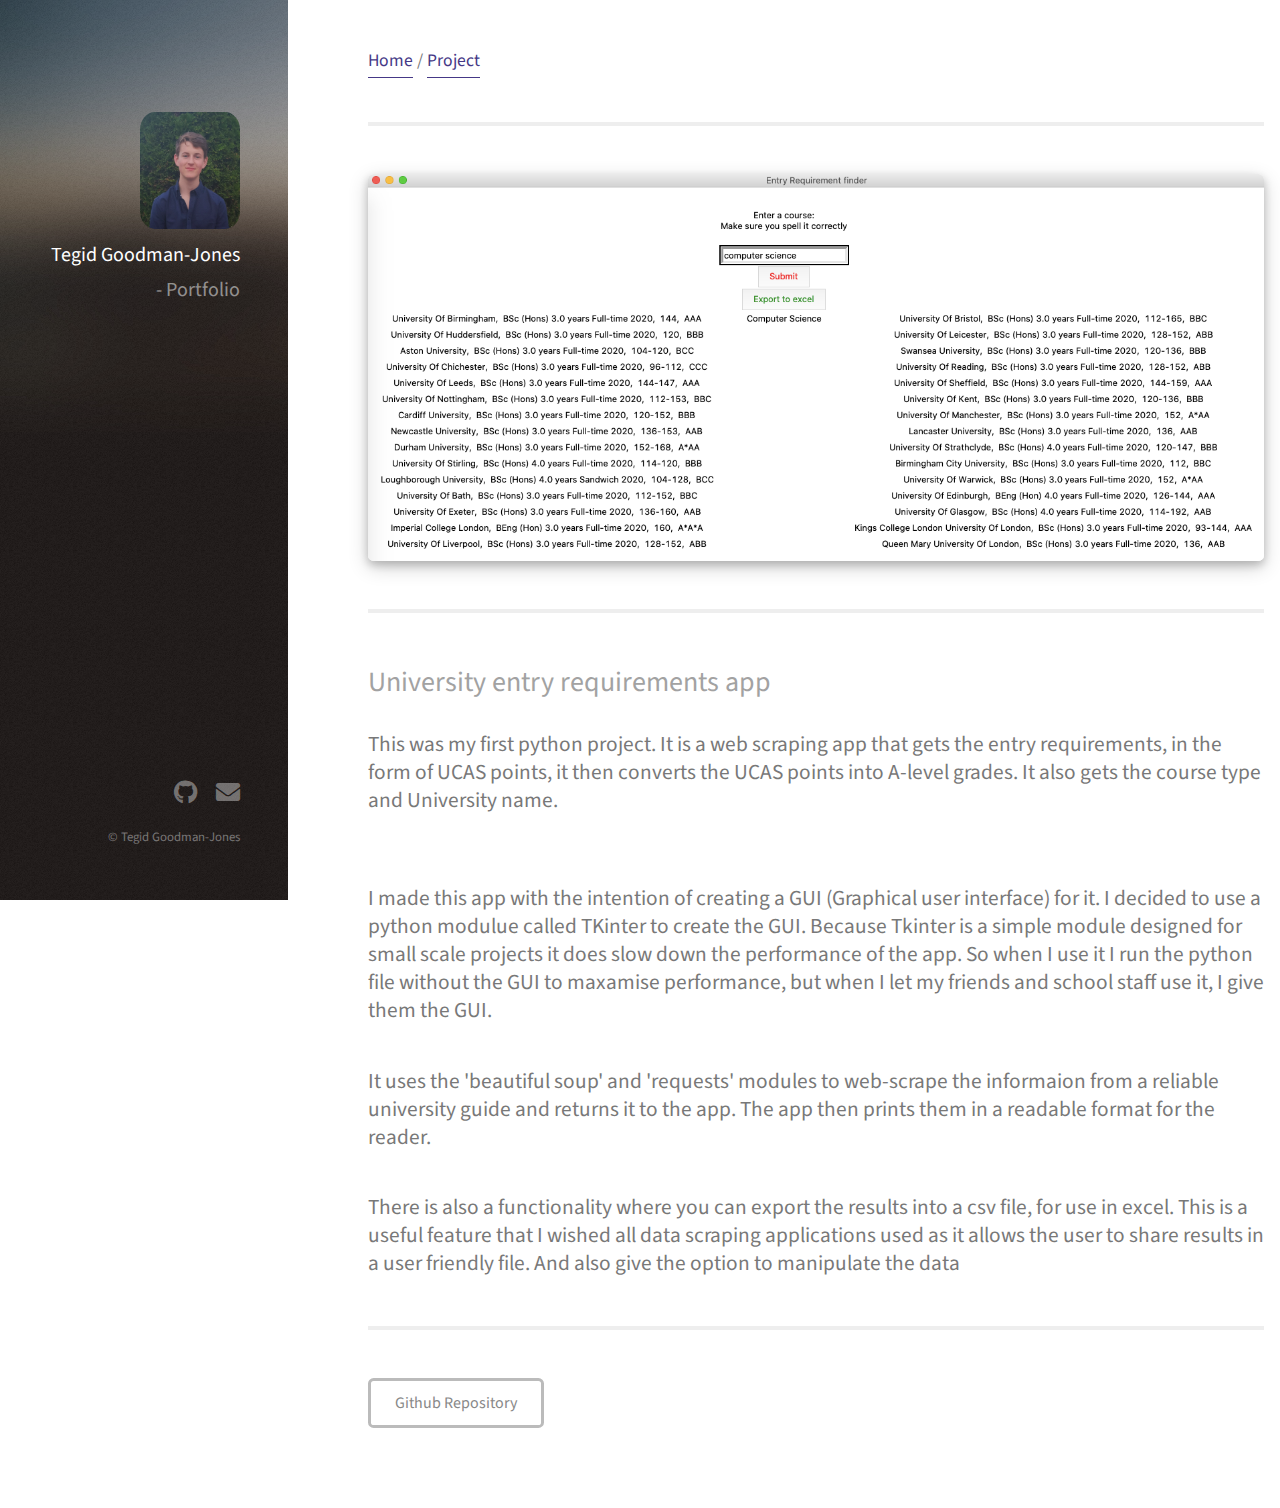
<file: assets/html/uni_requirements.html>
<!DOCTYPE HTML>
<html>
	<head>
		<title>Tegid Goodman-Jones: Portfolio</title>
		<meta charset="utf-8" />
		<meta name="viewport" content="width=device-width, initial-scale=1, user-scalable=no" />
		<link rel="stylesheet" href="../css/main.css" />
	</head>
	<body class="is-preload">

		<!-- Header -->
			<header id="header">
				<div class="inner">
					<img class="image avatar" src="../../images/pro_pic.jpg" alt="" />
					<h1><strong>Tegid Goodman-Jones</strong> - Portfolio</h1>

				</div>
			</header>

		<!-- Main -->
			<div id="main">
			
				<div id="breadcrumbs">
					<h4>
						<a href="../../index.html">Home</a>
						/
						<a href="#">Project</a>
					</h4>
					<hr>
				</div>



				<img src="../../images/Projects/uni_req.png" class="image second-image fit">
				<hr>
				<div id="details">
					<h2>University entry requirements app</h2>
					
					<p>This was my first python project. It is a web scraping app that	gets the entry requirements, in the form of UCAS points, it then converts the UCAS points into A-level grades. It also gets the course type and University name.</p>
					<br>

					<p>I made this app with the intention of creating a GUI (Graphical user interface) for it. I decided to use a python modulue called TKinter to create the GUI. Because Tkinter is a simple module designed for small scale projects it does slow down the performance of the app. So when I use it I run the python file without the GUI to maxamise performance, but when I let my friends and school staff use it, I give them the GUI.</p>

					<p>It uses the 'beautiful soup' and 'requests' modules to web-scrape the informaion from a reliable university guide and returns it to the app. The app then prints them in a readable format for the reader.</p>
					<p>There is also a functionality where you can export the results into a csv file, for use in excel. This is a useful feature that I wished all data scraping applications used as it allows the user to share results in a user friendly file. And also give the option to manipulate the data</p>
				</div>

				<hr>

				<ul class="actions">
					<li><a href="https://github.com/TegidGoodman-Jones/uni_requirements" target="_blank" class="button">Github Repository</a></li>
				</ul>

			</div>

		<!-- Footer -->
			<footer id="footer">
				<div class="inner">
					<ul class="icons">

						<li><a href="https://github.com/TegidGoodman-Jones" class="icon brands fa-github"><span class="label">Github</span></a></li>
						<li><a href="mailto:nu@tegid.org" class="icon solid fa-envelope"><span class="label">Email</span></a></li>
					</ul>
					<ul class="copyright">
						<li>&copy; Tegid Goodman-Jones</li>
					</ul>
				</div>
			</footer>

		<!-- Scripts -->
			<script src="../js/jquery.min.js"></script>
			<script src="../js/browser.min.js"></script>
			<script src="../js/breakpoints.min.js"></script>
			<script src="../js/util.js"></script>
			<script src="../js/main.js"></script>

	</body>
</html>
</file>
<file: assets/css/main.css>
@import url("fontawesome-all.min.css");
@import url("https://fonts.googleapis.com/css?family=Source+Sans+Pro:400,400italic");

/* Tegid Goodman-Jones */

html, body, div, span, applet, object,
iframe, h1, h2, h3, h4, h5, h6, p, blockquote,
pre, a, abbr, acronym, address, big, cite,
code, del, dfn, em, img, ins, kbd, q, s, samp,
small, strike, strong, sub, sup, tt, var, b,
u, i, center, dl, dt, dd, ol, ul, li, fieldset,
form, label, legend, table, caption, tbody,
tfoot, thead, tr, th, td, article, aside,
canvas, details, embed, figure, figcaption,
footer, header, hgroup, menu, nav, output, ruby,
section, summary, time, mark, audio, video {
	margin: 0;
	padding: 0;
	border: 0;
	font-size: 100%;
	font: inherit;
	vertical-align: baseline;}

article, aside, details, figcaption, figure,
footer, header, hgroup, menu, nav, section {
	display: block;}

body {
	line-height: 1;
}

ol, ul {
	list-style: none;
}

blockquote, q {
	quotes: none;
}

	blockquote:before, blockquote:after, q:before, q:after {
		content: '';
		content: none;
	}

table {
	border-collapse: collapse;
	border-spacing: 0;
}

body {
	-webkit-text-size-adjust: none;
}

mark {
	background-color: transparent;
	color: inherit;
}

input::-moz-focus-inner {
	border: 0;
	padding: 0;
}

input, select, textarea {
	-moz-appearance: none;
	-webkit-appearance: none;
	-ms-appearance: none;
	appearance: none;
}

/* Basic */

	html {
		box-sizing: border-box;
	}

	*, *:before, *:after {
		box-sizing: inherit;
	}

	body {
		background: #fff;
	}

		body.is-preload *, body.is-preload *:before, body.is-preload *:after {
			-moz-animation: none !important;
			-webkit-animation: none !important;
			-ms-animation: none !important;
			animation: none !important;
			-moz-transition: none !important;
			-webkit-transition: none !important;
			-ms-transition: none !important;
			transition: none !important;
		}

	body, input, select, textarea {
		color: #a2a2a2;
		font-family: "Source Sans Pro", Helvetica, sans-serif;
		font-size: 16pt;
		font-weight: 400;
		line-height: 1.75em;
	}

	a {
		-moz-transition: color 0.2s ease-in-out, border-color 0.2s ease-in-out;
		-webkit-transition: color 0.2s ease-in-out, border-color 0.2s ease-in-out;
		-ms-transition: color 0.2s ease-in-out, border-color 0.2s ease-in-out;
		transition: color 0.2s ease-in-out, border-color 0.2s ease-in-out;
		border-bottom: dotted 1px;
		color: #49bf9d;
		text-decoration: none;
	}

		a:hover {
			border-bottom-color: transparent;
			color: #49bf9d !important;
			text-decoration: none;
		}

	strong, b {
		color: #787878;
		font-weight: 400;
	}

	em, i {
		font-style: italic;
	}

	p {
		margin: 0 0 2em 0;
	}

	h1, h2, h3, h4, h5, h6 {
		color: #787878;
		font-weight: 400;
		line-height: 1em;
		margin: 0 0 1em 0;
	}

		h1 a, h2 a, h3 a, h4 a, h5 a, h6 a {
			color: inherit;
			text-decoration: none;
		}

	h1 {
		font-size: 2em;
		line-height: 1.5em;
	}

	h2 {
		font-size: 1.5em;
		line-height: 1.5em;
	}

	h3 {
		font-size: 1.25em;
		line-height: 1.5em;
	}

	h4 {
		font-size: 1.1em;
		line-height: 1.5em;
	}

	h5 {
		font-size: 0.9em;
		line-height: 1.5em;
	}

	h6 {
		font-size: 0.7em;
		line-height: 1.5em;
	}

	sub {
		font-size: 0.8em;
		position: relative;
		top: 0.5em;
	}

	sup {
		font-size: 0.8em;
		position: relative;
		top: -0.5em;
	}

	hr {
		border: 0;
		border-bottom: solid 4px #eeeeee;
		margin: 3em 0;
	}

		hr.major {
			margin: 3em 0;
		}

	blockquote {
		border-left: solid 6px #efefef;
		font-style: italic;
		margin: 0 0 2em 0;
		padding: 0.5em 0 0.5em 1.5em;
	}

	code {
		background: #f7f7f7;
		border-radius: 0.35em;
		border: solid 2px #efefef;
		font-family: "Courier New", monospace;
		font-size: 0.9em;
		margin: 0 0.25em;
		padding: 0.25em 0.65em;
	}

	pre {
		-webkit-overflow-scrolling: touch;
		font-family: "Courier New", monospace;
		font-size: 0.9em;
		margin: 0 0 2em 0;
	}

		pre code {
			display: block;
			line-height: 1.75em;
			padding: 1em 1.5em;
			overflow-x: auto;
		}

	.align-left {
		text-align: left;
	}

	.align-center {
		text-align: center;
	}

	.align-right {
		text-align: right;
	}

/* Container */

	.container {
		margin: 0 auto;
		max-width: calc(100% - 4em);
		width: 100%;
	}

		.container.xsmall {
			width: 25%;
		}

		.container.small {
			width: 50%;
		}

		.container.medium {
			width: 75%;
		}

		.container.large {
			width: 125%;
		}

		.container.xlarge {
			width: 150%;
		}

		.container.max {
			width: 100%;
		}

		@media screen and (max-width: 980px) {

			.container {
				width: 100% !important;
				max-width: 100% !important;
			}

		}

		@media screen and (max-width: 480px) {

			.container {
				max-width: calc(100% - 3em);
			}

		}

/* Row */

	.row {
		display: flex;
		flex-wrap: wrap;
		box-sizing: border-box;
		align-items: stretch;
	}

		.row > * {
			box-sizing: border-box;
		}

		.row.gtr-uniform > * > :last-child {
			margin-bottom: 0;
		}

		.row.aln-left {
			justify-content: flex-start;
		}

		.row.aln-center {
			justify-content: center;
		}

		.row.aln-right {
			justify-content: flex-end;
		}

		.row.aln-top {
			align-items: flex-start;
		}

		.row.aln-middle {
			align-items: center;
		}

		.row.aln-bottom {
			align-items: flex-end;
		}

		.row > .imp {
			order: -1;
		}

		.row > .col-1 {
			width: 8.33333%;
		}

		.row > .off-1 {
			margin-left: 8.33333%;
		}

		.row > .col-2 {
			width: 16.66667%;
		}

		.row > .off-2 {
			margin-left: 16.66667%;
		}

		.row > .col-3 {
			width: 25%;
		}

		.row > .off-3 {
			margin-left: 25%;
		}

		.row > .col-4 {
			width: 33.33333%;
		}

		.row > .off-4 {
			margin-left: 33.33333%;
		}

		.row > .col-5 {
			width: 41.66667%;
		}

		.row > .off-5 {
			margin-left: 41.66667%;
		}

		.row > .col-6 {
			width: 50%;
		}

		.row > .off-6 {
			margin-left: 50%;
		}

		.row > .col-7 {
			width: 58.33333%;
		}

		.row > .off-7 {
			margin-left: 58.33333%;
		}

		.row > .col-8 {
			width: 66.66667%;
		}

		.row > .off-8 {
			margin-left: 66.66667%;
		}

		.row > .col-9 {
			width: 75%;
		}

		.row > .off-9 {
			margin-left: 75%;
		}

		.row > .col-10 {
			width: 83.33333%;
		}

		.row > .off-10 {
			margin-left: 83.33333%;
		}

		.row > .col-11 {
			width: 91.66667%;
		}

		.row > .off-11 {
			margin-left: 91.66667%;
		}

		.row > .col-12 {
			width: 100%;
		}

		.row > .off-12 {
			margin-left: 100%;
		}

		.row.gtr-0 {
			margin-top: 0;
			margin-left: 0em;
		}

			.row.gtr-0 > * {
				padding: 0 0 0 0em;
			}

			.row.gtr-0.gtr-uniform {
				margin-top: 0em;
			}

				.row.gtr-0.gtr-uniform > * {
					padding-top: 0em;
				}

		.row.gtr-25 {
			margin-top: 0;
			margin-left: -0.625em;
		}

			.row.gtr-25 > * {
				padding: 0 0 0 0.625em;
			}

			.row.gtr-25.gtr-uniform {
				margin-top: -0.625em;
			}

				.row.gtr-25.gtr-uniform > * {
					padding-top: 0.625em;
				}

		.row.gtr-50 {
			margin-top: 0;
			margin-left: -1.25em;
		}

			.row.gtr-50 > * {
				padding: 0 0 0 1.25em;
			}

			.row.gtr-50.gtr-uniform {
				margin-top: -1.25em;
			}

				.row.gtr-50.gtr-uniform > * {
					padding-top: 1.25em;
				}

		.row {
			margin-top: 0;
			margin-left: -2.5em;
		}

			.row > * {
				padding: 0 0 0 2.5em;
			}

			.row.gtr-uniform {
				margin-top: -2.5em;
			}

				.row.gtr-uniform > * {
					padding-top: 2.5em;
				}

		.row.gtr-150 {
			margin-top: 0;
			margin-left: -3.75em;
		}

			.row.gtr-150 > * {
				padding: 0 0 0 3.75em;
			}

			.row.gtr-150.gtr-uniform {
				margin-top: -3.75em;
			}

				.row.gtr-150.gtr-uniform > * {
					padding-top: 3.75em;
				}

		.row.gtr-200 {
			margin-top: 0;
			margin-left: -5em;
		}

			.row.gtr-200 > * {
				padding: 0 0 0 5em;
			}

			.row.gtr-200.gtr-uniform {
				margin-top: -5em;
			}

				.row.gtr-200.gtr-uniform > * {
					padding-top: 5em;
				}

		@media screen and (max-width: 1800px) {

			.row {
				display: flex;
				flex-wrap: wrap;
				box-sizing: border-box;
				align-items: stretch;
			}

				.row > * {
					box-sizing: border-box;
				}

				.row.gtr-uniform > * > :last-child {
					margin-bottom: 0;
				}

				.row.aln-left {
					justify-content: flex-start;
				}

				.row.aln-center {
					justify-content: center;
				}

				.row.aln-right {
					justify-content: flex-end;
				}

				.row.aln-top {
					align-items: flex-start;
				}

				.row.aln-middle {
					align-items: center;
				}

				.row.aln-bottom {
					align-items: flex-end;
				}

				.row > .imp-xlarge {
					order: -1;
				}

				.row > .col-1-xlarge {
					width: 8.33333%;
				}

				.row > .off-1-xlarge {
					margin-left: 8.33333%;
				}

				.row > .col-2-xlarge {
					width: 16.66667%;
				}

				.row > .off-2-xlarge {
					margin-left: 16.66667%;
				}

				.row > .col-3-xlarge {
					width: 25%;
				}

				.row > .off-3-xlarge {
					margin-left: 25%;
				}

				.row > .col-4-xlarge {
					width: 33.33333%;
				}

				.row > .off-4-xlarge {
					margin-left: 33.33333%;
				}

				.row > .col-5-xlarge {
					width: 41.66667%;
				}

				.row > .off-5-xlarge {
					margin-left: 41.66667%;
				}

				.row > .col-6-xlarge {
					width: 50%;
				}

				.row > .off-6-xlarge {
					margin-left: 50%;
				}

				.row > .col-7-xlarge {
					width: 58.33333%;
				}

				.row > .off-7-xlarge {
					margin-left: 58.33333%;
				}

				.row > .col-8-xlarge {
					width: 66.66667%;
				}

				.row > .off-8-xlarge {
					margin-left: 66.66667%;
				}

				.row > .col-9-xlarge {
					width: 75%;
				}

				.row > .off-9-xlarge {
					margin-left: 75%;
				}

				.row > .col-10-xlarge {
					width: 83.33333%;
				}

				.row > .off-10-xlarge {
					margin-left: 83.33333%;
				}

				.row > .col-11-xlarge {
					width: 91.66667%;
				}

				.row > .off-11-xlarge {
					margin-left: 91.66667%;
				}

				.row > .col-12-xlarge {
					width: 100%;
				}

				.row > .off-12-xlarge {
					margin-left: 100%;
				}

				.row.gtr-0 {
					margin-top: 0;
					margin-left: 0em;
				}

					.row.gtr-0 > * {
						padding: 0 0 0 0em;
					}

					.row.gtr-0.gtr-uniform {
						margin-top: 0em;
					}

						.row.gtr-0.gtr-uniform > * {
							padding-top: 0em;
						}

				.row.gtr-25 {
					margin-top: 0;
					margin-left: -0.625em;
				}

					.row.gtr-25 > * {
						padding: 0 0 0 0.625em;
					}

					.row.gtr-25.gtr-uniform {
						margin-top: -0.625em;
					}

						.row.gtr-25.gtr-uniform > * {
							padding-top: 0.625em;
						}

				.row.gtr-50 {
					margin-top: 0;
					margin-left: -1.25em;
				}

					.row.gtr-50 > * {
						padding: 0 0 0 1.25em;
					}

					.row.gtr-50.gtr-uniform {
						margin-top: -1.25em;
					}

						.row.gtr-50.gtr-uniform > * {
							padding-top: 1.25em;
						}

				.row {
					margin-top: 0;
					margin-left: -2.5em;
				}

					.row > * {
						padding: 0 0 0 2.5em;
					}

					.row.gtr-uniform {
						margin-top: -2.5em;
					}

						.row.gtr-uniform > * {
							padding-top: 2.5em;
						}

				.row.gtr-150 {
					margin-top: 0;
					margin-left: -3.75em;
				}

					.row.gtr-150 > * {
						padding: 0 0 0 3.75em;
					}

					.row.gtr-150.gtr-uniform {
						margin-top: -3.75em;
					}

						.row.gtr-150.gtr-uniform > * {
							padding-top: 3.75em;
						}

				.row.gtr-200 {
					margin-top: 0;
					margin-left: -5em;
				}

					.row.gtr-200 > * {
						padding: 0 0 0 5em;
					}

					.row.gtr-200.gtr-uniform {
						margin-top: -5em;
					}

						.row.gtr-200.gtr-uniform > * {
							padding-top: 5em;
						}

		}

		@media screen and (max-width: 1280px) {

			.row {
				display: flex;
				flex-wrap: wrap;
				box-sizing: border-box;
				align-items: stretch;
			}

				.row > * {
					box-sizing: border-box;
				}

				.row.gtr-uniform > * > :last-child {
					margin-bottom: 0;
				}

				.row.aln-left {
					justify-content: flex-start;
				}

				.row.aln-center {
					justify-content: center;
				}

				.row.aln-right {
					justify-content: flex-end;
				}

				.row.aln-top {
					align-items: flex-start;
				}

				.row.aln-middle {
					align-items: center;
				}

				.row.aln-bottom {
					align-items: flex-end;
				}

				.row > .imp-large {
					order: -1;
				}

				.row > .col-1-large {
					width: 8.33333%;
				}

				.row > .off-1-large {
					margin-left: 8.33333%;
				}

				.row > .col-2-large {
					width: 16.66667%;
				}

				.row > .off-2-large {
					margin-left: 16.66667%;
				}

				.row > .col-3-large {
					width: 25%;
				}

				.row > .off-3-large {
					margin-left: 25%;
				}

				.row > .col-4-large {
					width: 33.33333%;
				}

				.row > .off-4-large {
					margin-left: 33.33333%;
				}

				.row > .col-5-large {
					width: 41.66667%;
				}

				.row > .off-5-large {
					margin-left: 41.66667%;
				}

				.row > .col-6-large {
					width: 50%;
				}

				.row > .off-6-large {
					margin-left: 50%;
				}

				.row > .col-7-large {
					width: 58.33333%;
				}

				.row > .off-7-large {
					margin-left: 58.33333%;
				}

				.row > .col-8-large {
					width: 66.66667%;
				}

				.row > .off-8-large {
					margin-left: 66.66667%;
				}

				.row > .col-9-large {
					width: 75%;
				}

				.row > .off-9-large {
					margin-left: 75%;
				}

				.row > .col-10-large {
					width: 83.33333%;
				}

				.row > .off-10-large {
					margin-left: 83.33333%;
				}

				.row > .col-11-large {
					width: 91.66667%;
				}

				.row > .off-11-large {
					margin-left: 91.66667%;
				}

				.row > .col-12-large {
					width: 100%;
				}

				.row > .off-12-large {
					margin-left: 100%;
				}

				.row.gtr-0 {
					margin-top: 0;
					margin-left: 0em;
				}

					.row.gtr-0 > * {
						padding: 0 0 0 0em;
					}

					.row.gtr-0.gtr-uniform {
						margin-top: 0em;
					}

						.row.gtr-0.gtr-uniform > * {
							padding-top: 0em;
						}

				.row.gtr-25 {
					margin-top: 0;
					margin-left: -0.5em;
				}

					.row.gtr-25 > * {
						padding: 0 0 0 0.5em;
					}

					.row.gtr-25.gtr-uniform {
						margin-top: -0.5em;
					}

						.row.gtr-25.gtr-uniform > * {
							padding-top: 0.5em;
						}

				.row.gtr-50 {
					margin-top: 0;
					margin-left: -1em;
				}

					.row.gtr-50 > * {
						padding: 0 0 0 1em;
					}

					.row.gtr-50.gtr-uniform {
						margin-top: -1em;
					}

						.row.gtr-50.gtr-uniform > * {
							padding-top: 1em;
						}

				.row {
					margin-top: 0;
					margin-left: -2em;
				}

					.row > * {
						padding: 0 0 0 2em;
					}

					.row.gtr-uniform {
						margin-top: -2em;
					}

						.row.gtr-uniform > * {
							padding-top: 2em;
						}

				.row.gtr-150 {
					margin-top: 0;
					margin-left: -3em;
				}

					.row.gtr-150 > * {
						padding: 0 0 0 3em;
					}

					.row.gtr-150.gtr-uniform {
						margin-top: -3em;
					}

						.row.gtr-150.gtr-uniform > * {
							padding-top: 3em;
						}

				.row.gtr-200 {
					margin-top: 0;
					margin-left: -4em;
				}

					.row.gtr-200 > * {
						padding: 0 0 0 4em;
					}

					.row.gtr-200.gtr-uniform {
						margin-top: -4em;
					}

						.row.gtr-200.gtr-uniform > * {
							padding-top: 4em;
						}

		}

		@media screen and (max-width: 980px) {

			.row {
				display: flex;
				flex-wrap: wrap;
				box-sizing: border-box;
				align-items: stretch;
			}

				.row > * {
					box-sizing: border-box;
				}

				.row.gtr-uniform > * > :last-child {
					margin-bottom: 0;
				}

				.row.aln-left {
					justify-content: flex-start;
				}

				.row.aln-center {
					justify-content: center;
				}

				.row.aln-right {
					justify-content: flex-end;
				}

				.row.aln-top {
					align-items: flex-start;
				}

				.row.aln-middle {
					align-items: center;
				}

				.row.aln-bottom {
					align-items: flex-end;
				}

				.row > .imp-medium {
					order: -1;
				}

				.row > .col-1-medium {
					width: 8.33333%;
				}

				.row > .off-1-medium {
					margin-left: 8.33333%;
				}

				.row > .col-2-medium {
					width: 16.66667%;
				}

				.row > .off-2-medium {
					margin-left: 16.66667%;
				}

				.row > .col-3-medium {
					width: 25%;
				}

				.row > .off-3-medium {
					margin-left: 25%;
				}

				.row > .col-4-medium {
					width: 33.33333%;
				}

				.row > .off-4-medium {
					margin-left: 33.33333%;
				}

				.row > .col-5-medium {
					width: 41.66667%;
				}

				.row > .off-5-medium {
					margin-left: 41.66667%;
				}

				.row > .col-6-medium {
					width: 50%;
				}

				.row > .off-6-medium {
					margin-left: 50%;
				}

				.row > .col-7-medium {
					width: 58.33333%;
				}

				.row > .off-7-medium {
					margin-left: 58.33333%;
				}

				.row > .col-8-medium {
					width: 66.66667%;
				}

				.row > .off-8-medium {
					margin-left: 66.66667%;
				}

				.row > .col-9-medium {
					width: 75%;
				}

				.row > .off-9-medium {
					margin-left: 75%;
				}

				.row > .col-10-medium {
					width: 83.33333%;
				}

				.row > .off-10-medium {
					margin-left: 83.33333%;
				}

				.row > .col-11-medium {
					width: 91.66667%;
				}

				.row > .off-11-medium {
					margin-left: 91.66667%;
				}

				.row > .col-12-medium {
					width: 100%;
				}

				.row > .off-12-medium {
					margin-left: 100%;
				}

				.row.gtr-0 {
					margin-top: 0;
					margin-left: 0em;
				}

					.row.gtr-0 > * {
						padding: 0 0 0 0em;
					}

					.row.gtr-0.gtr-uniform {
						margin-top: 0em;
					}

						.row.gtr-0.gtr-uniform > * {
							padding-top: 0em;
						}

				.row.gtr-25 {
					margin-top: 0;
					margin-left: -0.5em;
				}

					.row.gtr-25 > * {
						padding: 0 0 0 0.5em;
					}

					.row.gtr-25.gtr-uniform {
						margin-top: -0.5em;
					}

						.row.gtr-25.gtr-uniform > * {
							padding-top: 0.5em;
						}

				.row.gtr-50 {
					margin-top: 0;
					margin-left: -1em;
				}

					.row.gtr-50 > * {
						padding: 0 0 0 1em;
					}

					.row.gtr-50.gtr-uniform {
						margin-top: -1em;
					}

						.row.gtr-50.gtr-uniform > * {
							padding-top: 1em;
						}

				.row {
					margin-top: 0;
					margin-left: -2em;
				}

					.row > * {
						padding: 0 0 0 2em;
					}

					.row.gtr-uniform {
						margin-top: -2em;
					}

						.row.gtr-uniform > * {
							padding-top: 2em;
						}

				.row.gtr-150 {
					margin-top: 0;
					margin-left: -3em;
				}

					.row.gtr-150 > * {
						padding: 0 0 0 3em;
					}

					.row.gtr-150.gtr-uniform {
						margin-top: -3em;
					}

						.row.gtr-150.gtr-uniform > * {
							padding-top: 3em;
						}

				.row.gtr-200 {
					margin-top: 0;
					margin-left: -4em;
				}

					.row.gtr-200 > * {
						padding: 0 0 0 4em;
					}

					.row.gtr-200.gtr-uniform {
						margin-top: -4em;
					}

						.row.gtr-200.gtr-uniform > * {
							padding-top: 4em;
						}

		}

		@media screen and (max-width: 736px) {

			.row {
				display: flex;
				flex-wrap: wrap;
				box-sizing: border-box;
				align-items: stretch;
			}

				.row > * {
					box-sizing: border-box;
				}

				.row.gtr-uniform > * > :last-child {
					margin-bottom: 0;
				}

				.row.aln-left {
					justify-content: flex-start;
				}

				.row.aln-center {
					justify-content: center;
				}

				.row.aln-right {
					justify-content: flex-end;
				}

				.row.aln-top {
					align-items: flex-start;
				}

				.row.aln-middle {
					align-items: center;
				}

				.row.aln-bottom {
					align-items: flex-end;
				}

				.row > .imp-small {
					order: -1;
				}

				.row > .col-1-small {
					width: 8.33333%;
				}

				.row > .off-1-small {
					margin-left: 8.33333%;
				}

				.row > .col-2-small {
					width: 16.66667%;
				}

				.row > .off-2-small {
					margin-left: 16.66667%;
				}

				.row > .col-3-small {
					width: 25%;
				}

				.row > .off-3-small {
					margin-left: 25%;
				}

				.row > .col-4-small {
					width: 33.33333%;
				}

				.row > .off-4-small {
					margin-left: 33.33333%;
				}

				.row > .col-5-small {
					width: 41.66667%;
				}

				.row > .off-5-small {
					margin-left: 41.66667%;
				}

				.row > .col-6-small {
					width: 50%;
				}

				.row > .off-6-small {
					margin-left: 50%;
				}

				.row > .col-7-small {
					width: 58.33333%;
				}

				.row > .off-7-small {
					margin-left: 58.33333%;
				}

				.row > .col-8-small {
					width: 66.66667%;
				}

				.row > .off-8-small {
					margin-left: 66.66667%;
				}

				.row > .col-9-small {
					width: 75%;
				}

				.row > .off-9-small {
					margin-left: 75%;
				}

				.row > .col-10-small {
					width: 83.33333%;
				}

				.row > .off-10-small {
					margin-left: 83.33333%;
				}

				.row > .col-11-small {
					width: 91.66667%;
				}

				.row > .off-11-small {
					margin-left: 91.66667%;
				}

				.row > .col-12-small {
					width: 100%;
				}

				.row > .off-12-small {
					margin-left: 100%;
				}

				.row.gtr-0 {
					margin-top: 0;
					margin-left: 0em;
				}

					.row.gtr-0 > * {
						padding: 0 0 0 0em;
					}

					.row.gtr-0.gtr-uniform {
						margin-top: 0em;
					}

						.row.gtr-0.gtr-uniform > * {
							padding-top: 0em;
						}

				.row.gtr-25 {
					margin-top: 0;
					margin-left: -0.375em;
				}

					.row.gtr-25 > * {
						padding: 0 0 0 0.375em;
					}

					.row.gtr-25.gtr-uniform {
						margin-top: -0.375em;
					}

						.row.gtr-25.gtr-uniform > * {
							padding-top: 0.375em;
						}

				.row.gtr-50 {
					margin-top: 0;
					margin-left: -0.75em;
				}

					.row.gtr-50 > * {
						padding: 0 0 0 0.75em;
					}

					.row.gtr-50.gtr-uniform {
						margin-top: -0.75em;
					}

						.row.gtr-50.gtr-uniform > * {
							padding-top: 0.75em;
						}

				.row {
					margin-top: 0;
					margin-left: -1.5em;
				}

					.row > * {
						padding: 0 0 0 1.5em;
					}

					.row.gtr-uniform {
						margin-top: -1.5em;
					}

						.row.gtr-uniform > * {
							padding-top: 1.5em;
						}

				.row.gtr-150 {
					margin-top: 0;
					margin-left: -2.25em;
				}

					.row.gtr-150 > * {
						padding: 0 0 0 2.25em;
					}

					.row.gtr-150.gtr-uniform {
						margin-top: -2.25em;
					}

						.row.gtr-150.gtr-uniform > * {
							padding-top: 2.25em;
						}

				.row.gtr-200 {
					margin-top: 0;
					margin-left: -3em;
				}

					.row.gtr-200 > * {
						padding: 0 0 0 3em;
					}

					.row.gtr-200.gtr-uniform {
						margin-top: -3em;
					}

						.row.gtr-200.gtr-uniform > * {
							padding-top: 3em;
						}

		}

		@media screen and (max-width: 480px) {

			.row {
				display: flex;
				flex-wrap: wrap;
				box-sizing: border-box;
				align-items: stretch;
			}

				.row > * {
					box-sizing: border-box;
				}

				.row.gtr-uniform > * > :last-child {
					margin-bottom: 0;
				}

				.row.aln-left {
					justify-content: flex-start;
				}

				.row.aln-center {
					justify-content: center;
				}

				.row.aln-right {
					justify-content: flex-end;
				}

				.row.aln-top {
					align-items: flex-start;
				}

				.row.aln-middle {
					align-items: center;
				}

				.row.aln-bottom {
					align-items: flex-end;
				}

				.row > .imp-xsmall {
					order: -1;
				}

				.row > .col-1-xsmall {
					width: 8.33333%;
				}

				.row > .off-1-xsmall {
					margin-left: 8.33333%;
				}

				.row > .col-2-xsmall {
					width: 16.66667%;
				}

				.row > .off-2-xsmall {
					margin-left: 16.66667%;
				}

				.row > .col-3-xsmall {
					width: 25%;
				}

				.row > .off-3-xsmall {
					margin-left: 25%;
				}

				.row > .col-4-xsmall {
					width: 33.33333%;
				}

				.row > .off-4-xsmall {
					margin-left: 33.33333%;
				}

				.row > .col-5-xsmall {
					width: 41.66667%;
				}

				.row > .off-5-xsmall {
					margin-left: 41.66667%;
				}

				.row > .col-6-xsmall {
					width: 50%;
				}

				.row > .off-6-xsmall {
					margin-left: 50%;
				}

				.row > .col-7-xsmall {
					width: 58.33333%;
				}

				.row > .off-7-xsmall {
					margin-left: 58.33333%;
				}

				.row > .col-8-xsmall {
					width: 66.66667%;
				}

				.row > .off-8-xsmall {
					margin-left: 66.66667%;
				}

				.row > .col-9-xsmall {
					width: 75%;
				}

				.row > .off-9-xsmall {
					margin-left: 75%;
				}

				.row > .col-10-xsmall {
					width: 83.33333%;
				}

				.row > .off-10-xsmall {
					margin-left: 83.33333%;
				}

				.row > .col-11-xsmall {
					width: 91.66667%;
				}

				.row > .off-11-xsmall {
					margin-left: 91.66667%;
				}

				.row > .col-12-xsmall {
					width: 100%;
				}

				.row > .off-12-xsmall {
					margin-left: 100%;
				}

				.row.gtr-0 {
					margin-top: 0;
					margin-left: 0em;
				}

					.row.gtr-0 > * {
						padding: 0 0 0 0em;
					}

					.row.gtr-0.gtr-uniform {
						margin-top: 0em;
					}

						.row.gtr-0.gtr-uniform > * {
							padding-top: 0em;
						}

				.row.gtr-25 {
					margin-top: 0;
					margin-left: -0.375em;
				}

					.row.gtr-25 > * {
						padding: 0 0 0 0.375em;
					}

					.row.gtr-25.gtr-uniform {
						margin-top: -0.375em;
					}

						.row.gtr-25.gtr-uniform > * {
							padding-top: 0.375em;
						}

				.row.gtr-50 {
					margin-top: 0;
					margin-left: -0.75em;
				}

					.row.gtr-50 > * {
						padding: 0 0 0 0.75em;
					}

					.row.gtr-50.gtr-uniform {
						margin-top: -0.75em;
					}

						.row.gtr-50.gtr-uniform > * {
							padding-top: 0.75em;
						}

				.row {
					margin-top: 0;
					margin-left: -1.5em;
				}

					.row > * {
						padding: 0 0 0 1.5em;
					}

					.row.gtr-uniform {
						margin-top: -1.5em;
					}

						.row.gtr-uniform > * {
							padding-top: 1.5em;
						}

				.row.gtr-150 {
					margin-top: 0;
					margin-left: -2.25em;
				}

					.row.gtr-150 > * {
						padding: 0 0 0 2.25em;
					}

					.row.gtr-150.gtr-uniform {
						margin-top: -2.25em;
					}

						.row.gtr-150.gtr-uniform > * {
							padding-top: 2.25em;
						}

				.row.gtr-200 {
					margin-top: 0;
					margin-left: -3em;
				}

					.row.gtr-200 > * {
						padding: 0 0 0 3em;
					}

					.row.gtr-200.gtr-uniform {
						margin-top: -3em;
					}

						.row.gtr-200.gtr-uniform > * {
							padding-top: 3em;
						}

		}

/* Section/Article */

	section.special, article.special {
		text-align: center;
	}

	header p {
		color: #b2b2b2;
		position: relative;
		margin: 0 0 1.5em 0;
	}

	header h2 + p {
		font-size: 1.25em;
		margin-top: -1em;
		line-height: 1.5em;
	}

	header h3 + p {
		font-size: 1.1em;
		margin-top: -0.8em;
		line-height: 1.5em;
	}

	header h4 + p,
	header h5 + p,
	header h6 + p {
		font-size: 0.9em;
		margin-top: -0.6em;
		line-height: 1.5em;
	}

	header.major h2 {
		font-size: 2em;
	}

/* Form */

	form {
		margin: 0 0 2em 0;
	}

	label {
		color: #787878;
		display: block;
		font-size: 0.9em;
		font-weight: 400;
		margin: 0 0 1em 0;
	}

	input[type="text"],
	input[type="password"],
	input[type="email"],
	select,
	textarea {
		-moz-appearance: none;
		-webkit-appearance: none;
		-ms-appearance: none;
		appearance: none;
		background: #f7f7f7;
		border-radius: 0.35em;
		border: solid 2px transparent;
		color: inherit;
		display: block;
		outline: 0;
		padding: 0 0.75em;
		text-decoration: none;
		width: 100%;
	}

		input[type="text"]:invalid,
		input[type="password"]:invalid,
		input[type="email"]:invalid,
		select:invalid,
		textarea:invalid {
			box-shadow: none;
		}

		input[type="text"]:focus,
		input[type="password"]:focus,
		input[type="email"]:focus,
		select:focus,
		textarea:focus {
			border-color: #49bf9d;
		}

	select {
		background-image: url("data:image/svg+xml;charset=utf8,%3Csvg xmlns='http://www.w3.org/2000/svg' width='40' height='40' preserveAspectRatio='none' viewBox='0 0 40 40'%3E%3Cpath d='M9.4,12.3l10.4,10.4l10.4-10.4c0.2-0.2,0.5-0.4,0.9-0.4c0.3,0,0.6,0.1,0.9,0.4l3.3,3.3c0.2,0.2,0.4,0.5,0.4,0.9 c0,0.4-0.1,0.6-0.4,0.9L20.7,31.9c-0.2,0.2-0.5,0.4-0.9,0.4c-0.3,0-0.6-0.1-0.9-0.4L4.3,17.3c-0.2-0.2-0.4-0.5-0.4-0.9 c0-0.4,0.1-0.6,0.4-0.9l3.3-3.3c0.2-0.2,0.5-0.4,0.9-0.4S9.1,12.1,9.4,12.3z' fill='%23dfdfdf' /%3E%3C/svg%3E");
		background-size: 1.25rem;
		background-repeat: no-repeat;
		background-position: calc(100% - 1rem) center;
		height: 2.75em;
		padding-right: 2.75em;
		text-overflow: ellipsis;
	}

		select option {
			color: #787878;
			background: #fff;
		}

		select:focus::-ms-value {
			background-color: transparent;
		}

		select::-ms-expand {
			display: none;
		}

	input[type="text"],
	input[type="password"],
	input[type="email"],
	select {
		height: 2.75em;
	}

	textarea {
		padding: 0.75em;
	}

	input[type="checkbox"],
	input[type="radio"] {
		-moz-appearance: none;
		-webkit-appearance: none;
		-ms-appearance: none;
		appearance: none;
		display: block;
		float: left;
		margin-right: -2em;
		opacity: 0;
		width: 1em;
		z-index: -1;
	}

		input[type="checkbox"] + label,
		input[type="radio"] + label {
			text-decoration: none;
			color: #a2a2a2;
			cursor: pointer;
			display: inline-block;
			font-size: 1em;
			font-weight: 400;
			padding-left: 2.4em;
			padding-right: 0.75em;
			position: relative;
		}

			input[type="checkbox"] + label:before,
			input[type="radio"] + label:before {
				-moz-osx-font-smoothing: grayscale;
				-webkit-font-smoothing: antialiased;
				display: inline-block;
				font-style: normal;
				font-variant: normal;
				text-rendering: auto;
				line-height: 1;
				text-transform: none !important;
				font-family: 'Font Awesome 5 Free';
				font-weight: 900;
			}

			input[type="checkbox"] + label:before,
			input[type="radio"] + label:before {
				background: #f7f7f7;
				border-radius: 0.35em;
				border: solid 2px transparent;
				content: '';
				display: inline-block;
				font-size: 0.8em;
				height: 2.0625em;
				left: 0;
				line-height: 1.85625em;
				position: absolute;
				text-align: center;
				top: 0;
				width: 2.0625em;
			}

		input[type="checkbox"]:checked + label:before,
		input[type="radio"]:checked + label:before {
			background: #787878;
			border-color: #787878;
			color: #fff;
			content: '\f00c';
		}

		input[type="checkbox"]:focus + label:before,
		input[type="radio"]:focus + label:before {
			border-color: #49bf9d;
		}

	input[type="checkbox"] + label:before {
		border-radius: 0.35em;
	}

	input[type="radio"] + label:before {
		border-radius: 100%;
	}

	::-webkit-input-placeholder {
		color: #b2b2b2 !important;
		opacity: 1.0;
	}

	:-moz-placeholder {
		color: #b2b2b2 !important;
		opacity: 1.0;
	}

	::-moz-placeholder {
		color: #b2b2b2 !important;
		opacity: 1.0;
	}

	:-ms-input-placeholder {
		color: #b2b2b2 !important;
		opacity: 1.0;
	}

/* Box */

	.box {
		border-radius: 0.35em;
		border: solid 2px #efefef;
		margin-bottom: 2em;
		padding: 1.5em;
	}

		.box > :last-child,
		.box > :last-child > :last-child,
		.box > :last-child > :last-child > :last-child {
			margin-bottom: 0;
		}

		.box.alt {
			border: 0;
			border-radius: 0;
			padding: 0;
		}

/* Icon */

	.icon {
		text-decoration: none;
		border-bottom: none;
		position: relative;
	}

		.icon:before {
			-moz-osx-font-smoothing: grayscale;
			-webkit-font-smoothing: antialiased;
			display: inline-block;
			font-style: normal;
			font-variant: normal;
			text-rendering: auto;
			line-height: 1;
			text-transform: none !important;
			font-family: 'Font Awesome 5 Free';
			font-weight: 400;
		}

		.icon > .label {
			display: none;
		}

		.icon:before {
			line-height: inherit;
		}

		.icon.solid:before {
			font-weight: 900;
		}

		.icon.brands:before {
			font-family: 'Font Awesome 5 Brands';
		}

/* Image */
.image {
		border-radius: 0.35em;
		border: 0;
		display: inline-block;
		position: relative;
	}

		.image:before {
			-moz-transition: opacity 0.2s ease-in-out;
			-webkit-transition: opacity 0.2s ease-in-out;
			-ms-transition: opacity 0.2s ease-in-out;
			transition: opacity 0.2s ease-in-out;
			border-radius: 0.35em;
			content: '';
			display: block;
			height: 100%;
			left: 0;
			opacity: 0.5;
			position: absolute;
			top: 0;
			width: 100%;
		}

		.image.thumb {
			text-align: center;
		}

			.image.thumb:after {
				-moz-transition: opacity 0.2s ease-in-out;
				-webkit-transition: opacity 0.2s ease-in-out;
				-ms-transition: opacity 0.2s ease-in-out;
				transition: opacity 0.2s ease-in-out;
				border-radius: 0.35em;
				border: solid 3px rgba(255, 255, 255, 0.5);
				color: #fff;
				display: inline-block;
				font-size: 0.8em;
				font-weight: 400;
				left: 50%;
				line-height: 2.25em;
				margin: -1.25em 0 0 -3em;
				opacity: 0;
				padding: 0 1.5em;
				position: absolute;
				text-align: center;
				text-decoration: none;
				top: 50%;
				white-space: nowrap;
			}

			.image.thumb:hover:after {
				opacity: 1.0;
			}

			.image.thumb:hover:before {
				opacity: 1.0;
			}

		.image img {
			border-radius: 0.35em;
			/* display: block; */
		}

		.image.left {
			float: left;
			margin: 0 1.5em 1em 0;
			top: 0.25em;
		}

		.image.right {
			float: right;
			margin: 0 0 1em 1.5em;
			top: 0.25em;
		}

		.image.left, .image.right {
			max-width: 40%;
		}

			.image.left img, .image.right img {
				width: 100%;
			}

		.image.fit {
			display: block;
			margin: 0 0 2em 0;
			width: 100%;
		}

			.image.fit img {
				width: 100%;
			}

		.image.avatar {
		    text-align: center !important;
		    margin: 1em 0em 0em 0 !important;
		    margin-left: 0 !important;

		}

			.image.avatar:before {
				display: none;
			}

			.image.avatar img {
				border-radius: 30%;
				width: 80%;

			}

/* List */

	ol {
		list-style: decimal;
		margin: 0 0 2em 0;
		padding-left: 1.25em;
	}

		ol li {
			padding-left: 0.25em;
		}

	ul {
		list-style: disc;
		margin: 0 0 2em 0;
		padding-left: 1em;
	}

		ul li {
			padding-left: 0.5em;
		}

		ul.alt {
			list-style: none;
			padding-left: 0;
		}

			ul.alt li {
				border-top: solid 2px #efefef;
				padding: 0.5em 0;
			}

				ul.alt li:first-child {
					border-top: 0;
					padding-top: 0;
				}

	dl {
		margin: 0 0 2em 0;
	}

/* Icons */

	ul.icons {
		cursor: default;
		list-style: none;
		padding-left: 0;
	}

		ul.icons li {
			display: inline-block;
			padding: 0 1em 0 0;
		}

			ul.icons li:last-child {
				padding-right: 0;
			}

			ul.icons li .icon:before {
				font-size: 1.5em;
			}

/* Labeled Icons */

	ul.labeled-icons {
		list-style: none;
		padding: 0;
	}

		ul.labeled-icons li {
			line-height: 1.75em;
			margin: 1.5em 0 0 0;
			padding-left: 2.25em;
			position: relative;
		}

			ul.labeled-icons li:first-child {
				margin-top: 0;
			}

			ul.labeled-icons li a {
				color: inherit;
			}

			ul.labeled-icons li h3 {
				color: #b2b2b2;
				left: 0;
				position: absolute;
				text-align: center;
				top: 0;
				width: 1em;
			}

/* Actions */

	ul.actions {
		display: -moz-flex;
		display: -webkit-flex;
		display: -ms-flex;
		display: flex;
		cursor: default;
		list-style: none;
		margin-left: -1em;
		padding-left: 0;
	}

		ul.actions li {
			padding: 0 0 0 1em;
			vertical-align: middle;
		}

		ul.actions.special {
			-moz-justify-content: center;
			-webkit-justify-content: center;
			-ms-justify-content: center;
			justify-content: center;
			width: 100%;
			margin-left: 0;
		}

			ul.actions.special li:first-child {
				padding-left: 0;
			}

		ul.actions.stacked {
			-moz-flex-direction: column;
			-webkit-flex-direction: column;
			-ms-flex-direction: column;
			flex-direction: column;
			margin-left: 0;
		}

			ul.actions.stacked li {
				padding: 1.3em 0 0 0;
			}

				ul.actions.stacked li:first-child {
					padding-top: 0;
				}

		ul.actions.fit {
			width: calc(100% + 1em);
		}

			ul.actions.fit li {
				-moz-flex-grow: 1;
				-webkit-flex-grow: 1;
				-ms-flex-grow: 1;
				flex-grow: 1;
				-moz-flex-shrink: 1;
				-webkit-flex-shrink: 1;
				-ms-flex-shrink: 1;
				flex-shrink: 1;
				width: 100%;
			}

				ul.actions.fit li > * {
					width: 100%;
				}

			ul.actions.fit.stacked {
				width: 100%;
			}

		@media screen and (max-width: 480px) {

			ul.actions:not(.fixed) {
				-moz-flex-direction: column;
				-webkit-flex-direction: column;
				-ms-flex-direction: column;
				flex-direction: column;
				margin-left: 0;
				width: 100% !important;
			}

				ul.actions:not(.fixed) li {
					-moz-flex-grow: 1;
					-webkit-flex-grow: 1;
					-ms-flex-grow: 1;
					flex-grow: 1;
					-moz-flex-shrink: 1;
					-webkit-flex-shrink: 1;
					-ms-flex-shrink: 1;
					flex-shrink: 1;
					padding: 1em 0 0 0;
					text-align: center;
					width: 100%;
				}

					ul.actions:not(.fixed) li > * {
						width: 100%;
					}

					ul.actions:not(.fixed) li:first-child {
						padding-top: 0;
					}

					ul.actions:not(.fixed) li input[type="submit"],
					ul.actions:not(.fixed) li input[type="reset"],
					ul.actions:not(.fixed) li input[type="button"],
					ul.actions:not(.fixed) li button,
					ul.actions:not(.fixed) li .button {
						width: 100%;
					}

						ul.actions:not(.fixed) li input[type="submit"].icon:before,
						ul.actions:not(.fixed) li input[type="reset"].icon:before,
						ul.actions:not(.fixed) li input[type="button"].icon:before,
						ul.actions:not(.fixed) li button.icon:before,
						ul.actions:not(.fixed) li .button.icon:before {
							margin-left: -0.5em;
						}

		}

/* Table */

	.table-wrapper {
		-webkit-overflow-scrolling: touch;
		overflow-x: auto;
	}

	table {
		margin: 0 0 2em 0;
		width: 100%;
	}

		table tbody tr {
			border: solid 1px #efefef;
			border-left: 0;
			border-right: 0;
		}

			table tbody tr:nth-child(2n + 1) {
				background-color: #f7f7f7;
			}

		table td {
			padding: 0.75em 0.75em;
		}

		table th {
			color: #787878;
			font-size: 0.9em;
			font-weight: 400;
			padding: 0 0.75em 0.75em 0.75em;
			text-align: left;
		}

		table thead {
			border-bottom: solid 2px #efefef;
		}

		table tfoot {
			border-top: solid 2px #efefef;
		}

		table.alt {
			border-collapse: separate;
		}

			table.alt tbody tr td {
				border: solid 2px #efefef;
				border-left-width: 0;
				border-top-width: 0;
			}

				table.alt tbody tr td:first-child {
					border-left-width: 2px;
				}

			table.alt tbody tr:first-child td {
				border-top-width: 2px;
			}

			table.alt thead {
				border-bottom: 0;
			}

			table.alt tfoot {
				border-top: 0;
			}

/* Button */

	input[type="submit"],
	input[type="reset"],
	input[type="button"],
	.button {
		-moz-appearance: none;
		-webkit-appearance: none;
		-ms-appearance: none;
		appearance: none;
		-moz-transition: background-color 0.2s ease-in-out, color 0.2s ease-in-out, border-color 0.2s ease-in-out;
		-webkit-transition: background-color 0.2s ease-in-out, color 0.2s ease-in-out, border-color 0.2s ease-in-out;
		-ms-transition: background-color 0.2s ease-in-out, color 0.2s ease-in-out, border-color 0.2s ease-in-out;
		transition: background-color 0.2s ease-in-out, color 0.2s ease-in-out, border-color 0.2s ease-in-out;
		background-color: transparent;
		border-radius: 0.35em;
		border: solid 3px #bbbbbb;
		color: #888888 !important;
		cursor: pointer;
		display: inline-block;
		font-weight: 400;
		height: 3.15em;
		height: calc(2.75em + 6px);
		line-height: 2.75em;
		min-width: 10em;
		padding: 0 1.5em;
		text-align: center;
		text-decoration: none;
		white-space: nowrap;
	}

		input[type="submit"]:hover,
		input[type="reset"]:hover,
		input[type="button"]:hover,
		.button:hover {
			border-color: #49bf9d;
			color: #49bf9d !important;
		}

		input[type="submit"]:active,
		input[type="reset"]:active,
		input[type="button"]:active,
		.button:active {
			background-color: rgba(73, 191, 157, 0.1);
			border-color: #49bf9d;
			color: #49bf9d !important;
		}

		input[type="submit"].icon,
		input[type="reset"].icon,
		input[type="button"].icon,
		.button.icon {
			padding-left: 1.35em;
		}

			input[type="submit"].icon:before,
			input[type="reset"].icon:before,
			input[type="button"].icon:before,
			.button.icon:before {
				margin-right: 0.5em;
			}

		input[type="submit"].fit,
		input[type="reset"].fit,
		input[type="button"].fit,
		.button.fit {
			min-width: 0;
			width: 100%;
		}

		input[type="submit"].small,
		input[type="reset"].small,
		input[type="button"].small,
		.button.small {
			font-size: 0.8em;
		}

		input[type="submit"].large,
		input[type="reset"].large,
		input[type="button"].large,
		.button.large {
			font-size: 1.35em;
		}

		input[type="submit"].primary,
		input[type="reset"].primary,
		input[type="button"].primary,
		.button.primary {
			background-color: #49bf9d;
			border-color: #49bf9d;
			color: #ffffff !important;
		}

			input[type="submit"].primary:hover,
			input[type="reset"].primary:hover,
			input[type="button"].primary:hover,
			.button.primary:hover {
				background-color: #5cc6a7;
				border-color: #5cc6a7;
			}

			input[type="submit"].primary:active,
			input[type="reset"].primary:active,
			input[type="button"].primary:active,
			.button.primary:active {
				background-color: #3eb08f;
				border-color: #3eb08f;
			}

		input[type="submit"].disabled, input[type="submit"]:disabled,
		input[type="reset"].disabled,
		input[type="reset"]:disabled,
		input[type="button"].disabled,
		input[type="button"]:disabled,
		.button.disabled,
		.button:disabled {
			background-color: #e7e7e7 !important;
			border-color: #e7e7e7 !important;
			color: #b2b2b2 !important;
			cursor: default;
		}


/* Work Item */

	.work-item {
		margin: 0 0 2em 0;
	}

		.work-item .image {
			margin: 0 0 1.5em 0;
		}

		.work-item h3 {
			font-size: 1.1em;
			margin: 0 0 0.5em 0;
		}

		.work-item p {
			font-size: 1.0em;
			line-height: 1.5em;
			margin: 0;
		}

/* Header */
	#header {
		display: -moz-flex;
		display: -webkit-flex;
		display: -ms-flex;
		display: flex;
		-moz-flex-direction: column;
		-webkit-flex-direction: column;
		-ms-flex-direction: column;
		flex-direction: column;
		-moz-align-items: -moz-flex-end;
		-webkit-align-items: -webkit-flex-end;
		-ms-align-items: -ms-flex-end;
		align-items: flex-end;
		-moz-justify-content: space-between;
		-webkit-justify-content: space-between;
		-ms-justify-content: space-between;
		justify-content: space-between;
		background-color: #1f1815;
		background-attachment: scroll, scroll;
		background-image: url("images/overlay.png"), url("../../images/bg.jpg");
		background-position: top left, top left;
		background-repeat: repeat, no-repeat;
		background-size: auto, 150%;
		color: rgba(255, 255, 255, 0.5);
		height: 100%;
		left: 0;
		padding: 3.2em 3em 5em 3em;
		position: fixed;
		text-align: right;
		top: 0;
		width: 22.5%;
	}

		#header > * {
			-moz-flex-shrink: 0;
			-webkit-flex-shrink: 0;
			-ms-flex-shrink: 0;
			flex-shrink: 0;
			width: 100%;
		}

		#header > .inner {
			-moz-flex-grow: 1;
			-webkit-flex-grow: 1;
			-ms-flex-grow: 1;
			flex-grow: 1;
			margin: 0 0 2em 0;
		}

		#header strong, #header b {
			color: #ffffff;
		}

		#header h2, #header h3, #header h4, #header h5, #header h6 {
			color: #ffffff;
		}

		#header h1 {
			color: rgba(255, 255, 255, 0.5);
			font-size: 1.35em;
			line-height: 1.75em;
			margin: 0;
		}

		#header .image.avatar {
			border-radius: 15% !important;
			margin: 0 0 1em 0;
			width: 6.25em;
			opacity: 0.8;
		}

/* Footer */

	#footer .icons {
		margin: 1em 0 0 0;
	}

		#footer .icons a {
			color: rgba(255, 255, 255, 0.4);
		}

	#footer .copyright {
		color: rgba(255, 255, 255, 0.4);
		font-size: 0.8em;
		list-style: none;
		margin: 1em 0 0 0;
		padding: 0;
	}

		#footer .copyright li {
			border-left: solid 1px rgba(255, 255, 255, 0.25);
			display: inline-block;
			line-height: 1em;
			margin-left: 0.75em;
			padding-left: 0.75em;
		}

			#footer .copyright li:first-child {
				border-left: 0;
				margin-left: 0;
				padding-left: 0;
			}

			#footer .copyright li a {
				color: inherit;
			}

/* Main */

	#main {
		margin-left: 22.5%;
		max-width: 70em;
		padding: 4em 4em 4em 4em;
		width: calc(100% - 22.5%);
	}

		#main > section {
			border-top: solid 4px #eeeeee;
			margin: 3em 0 0 0;
			padding: 3em 0 0 0;
		}

			#main > section:first-child {
				border-top: 0;
				margin-top: 0;
				padding-top: 0;
			}


/* Poptrox */

	@-moz-keyframes spin {
		0% {
			-moz-transform: rotate(0deg);
			-webkit-transform: rotate(0deg);
			-ms-transform: rotate(0deg);
			transform: rotate(0deg);
		}

		100% {
			-moz-transform: rotate(360deg);
			-webkit-transform: rotate(360deg);
			-ms-transform: rotate(360deg);
			transform: rotate(360deg);
		}
	}

	@-webkit-keyframes spin {
		0% {
			-moz-transform: rotate(0deg);
			-webkit-transform: rotate(0deg);
			-ms-transform: rotate(0deg);
			transform: rotate(0deg);
		}

		100% {
			-moz-transform: rotate(360deg);
			-webkit-transform: rotate(360deg);
			-ms-transform: rotate(360deg);
			transform: rotate(360deg);
		}
	}

	@-ms-keyframes spin {
		0% {
			-moz-transform: rotate(0deg);
			-webkit-transform: rotate(0deg);
			-ms-transform: rotate(0deg);
			transform: rotate(0deg);
		}

		100% {
			-moz-transform: rotate(360deg);
			-webkit-transform: rotate(360deg);
			-ms-transform: rotate(360deg);
			transform: rotate(360deg);
		}
	}

	@keyframes spin {
		0% {
			-moz-transform: rotate(0deg);
			-webkit-transform: rotate(0deg);
			-ms-transform: rotate(0deg);
			transform: rotate(0deg);
		}

		100% {
			-moz-transform: rotate(360deg);
			-webkit-transform: rotate(360deg);
			-ms-transform: rotate(360deg);
			transform: rotate(360deg);
		}
	}

	.poptrox-popup {
		-moz-box-sizing: content-box;
		-webkit-box-sizing: content-box;
		-ms-box-sizing: content-box;
		box-sizing: content-box;
		-webkit-tap-highlight-color: rgba(255, 255, 255, 0);
		background: #fff;
		border-radius: 0.35em;
		box-shadow: 0 0.1em 0.15em 0 rgba(0, 0, 0, 0.15);
		overflow: hidden;
		padding-bottom: 3em;
	}

		.poptrox-popup .loader {
			text-decoration: none;
			-moz-animation: spin 1s linear infinite;
			-webkit-animation: spin 1s linear infinite;
			-ms-animation: spin 1s linear infinite;
			animation: spin 1s linear infinite;
			font-size: 1.5em;
			height: 1em;
			left: 50%;
			line-height: 1em;
			margin: -0.5em 0 0 -0.5em;
			position: absolute;
			top: 50%;
			width: 1em;
		}

			.poptrox-popup .loader:before {
				-moz-osx-font-smoothing: grayscale;
				-webkit-font-smoothing: antialiased;
				display: inline-block;
				font-style: normal;
				font-variant: normal;
				text-rendering: auto;
				line-height: 1;
				text-transform: none !important;
				font-family: 'Font Awesome 5 Free';
				font-weight: 900;
			}

			.poptrox-popup .loader:before {
				content: '\f1ce';
			}

		.poptrox-popup .caption {
			background: #fff;
			bottom: 0;
			cursor: default;
			font-size: 0.9em;
			height: 3em;
			left: 0;
			line-height: 2.8em;
			position: absolute;
			text-align: center;
			width: 100%;
			z-index: 1;
		}

		.poptrox-popup .nav-next,
		.poptrox-popup .nav-previous {
			text-decoration: none;
			-moz-transition: opacity 0.2s ease-in-out;
			-webkit-transition: opacity 0.2s ease-in-out;
			-ms-transition: opacity 0.2s ease-in-out;
			transition: opacity 0.2s ease-in-out;
			-webkit-tap-highlight-color: rgba(255, 255, 255, 0);
			background: rgba(0, 0, 0, 0.01);
			cursor: pointer;
			height: 100%;
			opacity: 0;
			position: absolute;
			top: 0;
			width: 50%;
		}

			.poptrox-popup .nav-next:before,
			.poptrox-popup .nav-previous:before {
				-moz-osx-font-smoothing: grayscale;
				-webkit-font-smoothing: antialiased;
				display: inline-block;
				font-style: normal;
				font-variant: normal;
				text-rendering: auto;
				line-height: 1;
				text-transform: none !important;
				font-family: 'Font Awesome 5 Free';
				font-weight: 900;
			}

			.poptrox-popup .nav-next:before,
			.poptrox-popup .nav-previous:before {
				color: #fff;
				font-size: 2.5em;
				height: 1em;
				line-height: 1em;
				margin-top: -0.75em;
				position: absolute;
				text-align: center;
				top: 50%;
				width: 1.5em;
			}

		.poptrox-popup .nav-next {
			right: 0;
		}

			.poptrox-popup .nav-next:before {
				content: '\f105';
				right: 0;
			}

		.poptrox-popup .nav-previous {
			left: 0;
		}

			.poptrox-popup .nav-previous:before {
				content: '\f104';
				left: 0;
			}

		.poptrox-popup .closer {
			text-decoration: none;
			-moz-transition: opacity 0.2s ease-in-out;
			-webkit-transition: opacity 0.2s ease-in-out;
			-ms-transition: opacity 0.2s ease-in-out;
			transition: opacity 0.2s ease-in-out;
			-webkit-tap-highlight-color: rgba(255, 255, 255, 0);
			color: #fff;
			height: 4em;
			line-height: 4em;
			opacity: 0;
			position: absolute;
			right: 0;
			text-align: center;
			top: 0;
			width: 4em;
			z-index: 2;
		}

			.poptrox-popup .closer:before {
				-moz-osx-font-smoothing: grayscale;
				-webkit-font-smoothing: antialiased;
				display: inline-block;
				font-style: normal;
				font-variant: normal;
				text-rendering: auto;
				line-height: 1;
				text-transform: none !important;
				font-family: 'Font Awesome 5 Free';
				font-weight: 900;
			}

			.poptrox-popup .closer:before {
				-moz-box-sizing: content-box;
				-webkit-box-sizing: content-box;
				-ms-box-sizing: content-box;
				box-sizing: content-box;
				border-radius: 100%;
				border: solid 3px rgba(255, 255, 255, 0.5);
				content: '\f00d';
				display: block;
				font-size: 1em;
				height: 1.75em;
				left: 50%;
				line-height: 1.75em;
				margin: -0.875em 0 0 -0.875em;
				position: absolute;
				top: 50%;
				width: 1.75em;
			}

		.poptrox-popup:hover .nav-next,
		.poptrox-popup:hover .nav-previous {
			opacity: 0.5;
		}

			.poptrox-popup:hover .nav-next:hover,
			.poptrox-popup:hover .nav-previous:hover {
				opacity: 1.0;
			}

		.poptrox-popup:hover .closer {
			opacity: 0.5;
		}

			.poptrox-popup:hover .closer:hover {
				opacity: 1.0;
			}

/* Touch */

	body.is-touch .image.thumb:before {
		opacity: 0.5 !important;
	}

	body.is-touch .image.thumb:after {
		display: none !important;
	}

	body.is-touch #header {
		background-attachment: scroll;
		background-size: auto, cover;
	}

	body.is-touch .poptrox-popup .nav-next,
	body.is-touch .poptrox-popup .nav-previous,
	body.is-touch .poptrox-popup .closer {
		opacity: 1.0 !important;
	}

/* XLarge */

	@media screen and (max-width: 1800px) {

		/* Basic */

			body, input, select, textarea {
				font-size: 12pt;
			}

	}

/* Large */

	@media screen and (max-width: 1280px) {

		/* Header */

			#header {
				padding: 6em 3em 3em 3em;
				width: 22.5%;
				margin-left: 0;
			}

				#header h1 {
					font-size: 1.25em;
					margin: 0;
				}

					#header h1 br {
						display: none;
					}

				#header > .inner {
					margin-bottom: 0;
				}

		/* Footer */

			#footer .copyright li {
				border-left-width: 0;
				display: block;
				line-height: 2.25em;
				margin-left: 0;
				padding-left: 0;
			}

		/* Main */

			#main {
				margin-left: 25%;
				max-width: none;
				padding: 3em 3em 3em 3em;
				width: calc(100% - 22.5%);
			}

	}

/* Medium */

	@media screen and (max-width: 980px) {

		/* Basic */

			h1 br, h2 br, h3 br, h4 br, h5 br, h6 br {
				display: none;
			}

		/* List */

			ul.icons li .icon {
				font-size: 1.25em;
			}

		/* Header */

			#header {
				background-attachment: scroll;
				background-position: top left, center center;
				background-size: auto,		cover;
				left: auto;
				padding: 6em 4em;
				position: relative;
				text-align: center;
				top: auto;
				width: 100%;
				display: block;
			}

				#header h1 {
					font-size: 1.75em;
				}

					#header h1 br {
						display: inline;
					}

		/* Footer */

			#footer {
				background-attachment: scroll;
				background-color: #1f1815;
				background-image: url("images/overlay.png"), url("../../images/bg.jpg");
				background-position: top left,						bottom center;
				background-repeat: repeat,							no-repeat;
				background-size: auto,							cover;
				bottom: auto;
				left: auto;
				padding: 4em 4em 6em 4em;
				position: relative;
				text-align: center;
				width: 100%;
			}

				#footer .icons {
					margin: 0 0 1em 0;
				}

				#footer .copyright {
					margin: 0 0 1em 0;
				}

					#footer .copyright li {
						border-left-width: 1px;
						display: inline-block;
						line-height: 1em;
						margin-left: 0.75em;
						padding-left: 0.75em;
					}

		/* Main */

			#main {
				margin: 0;
				padding: 6em 4em;
				width: 100%;
			}

	}

/* Small */

	@media screen and (max-width: 736px) {

		/* Basic */

			h1 {
				font-size: 1.5em;
			}

			h2 {
				font-size: 1.2em;
			}

			h3 {
				font-size: 1em;
			}

		/* Section/Article */

			section.special, article.special {
				text-align: center;
			}

			header.major h2 {
				font-size: 1.35em;
			}

		/* List */

			ul.labeled-icons li {
				padding-left: 2em;
			}

				ul.labeled-icons li h3 {
					line-height: 1.75em;
				}

		/* Header */

			#header {
				padding: 2.25em 1.5em;
			}

				#header h1 {
					font-size: 1.35em;
				}

		/* Footer */

			#footer {
				padding: 2.25em 1.5em;
			}

		/* Main */

			#main {
				padding: 2.25em 1.5em 0.25em 1.5em;
			}

				#main > section {
					margin: 2.25em 0 0 0;
					padding: 2.25em 0 0 0;
				}

		/* Poptrox */

			.poptrox-popup {
				border-radius: 0;
			}

				.poptrox-popup .nav-next:before,
				.poptrox-popup .nav-previous:before {
					margin-top: -1em;
				}

	}

/* XSmall */

	@media screen and (max-width: 480px) {

		/* Header */

			#header {
				padding: 4.5em 1.5em;
			}

				#header h1 br {
					display: none;
				}

		/* Footer */

			#footer .copyright li {
				border-left-width: 0;
				display: block;
				line-height: 2.25em;
				margin-left: 0;
				padding-left: 0;
			}

	}


/* FUTURE EDITS */


.proj-des p {
	margin-bottom: 1.2rem;
}

/* languages */

.language {
	padding-bottom: 0rem;
	padding-top: 0rem;
}

#html {
color: #f63900;
}

#css {
color: #006bbd;
}

#js {
color: #faca00;
font-family: Consolas,Monaco,Lucida Console,Liberation Mono,DejaVu Sans Mono,Bitstream Vera Sans Mono,Courier New;
}

#py {
color: #00a806;
font-family: Consolas,Monaco,Lucida Console,Liberation Mono,DejaVu Sans Mono,Bitstream Vera Sans Mono,Courier New;
}

#shell {
font-family: Consolas,Monaco,Lucida Console,Liberation Mono,DejaVu Sans Mono,Bitstream Vera Sans Mono,Courier New;
color: black;
}


#git {
font-family: Consolas,Monaco,Lucida Console,Liberation Mono,DejaVu Sans Mono,Bitstream Vera Sans Mono,Courier New;
color: #23292f;
}

#java {
	font-family: Consolas,Monaco,Lucida Console,Liberation Mono,DejaVu Sans Mono,Bitstream Vera Sans Mono,Courier New;
	font-size: inherit;
	background: -webkit-linear-gradient(#f99f2d, #007595);
	-webkit-background-clip: text;
	-webkit-text-fill-color: transparent;
}

/* secoandary page */

#breadcrumbs a {
  border-bottom: 1px solid #453886;
  color: #453886;
  padding-bottom: .25em;
  text-decoration: none;
}

#breadcrumbs a:hover {
  background-image: url("data:image/svg+xml;charset=utf8,%3Csvg id='squiggle-link' xmlns='http://www.w3.org/2000/svg' xmlns:xlink='http://www.w3.org/1999/xlink' xmlns:ev='http://www.w3.org/2001/xml-events' viewBox='0 0 20 4'%3E %3Cpath fill='none' stroke='%23453886' stroke-width='2' class='squiggle' d='M0,3.5 c 5,0,5,-3,10,-3 s 5,3,10,3 c 5,0,5,-3,10,-3 s 5,3,10,3'/%3E%3C/svg%3E");
  background-position: bottom;
  background-repeat: repeat-x;
  background-size: 20%;
  border-bottom: 0;
  padding-bottom: .3em;
  text-decoration: none;
}

.second-image {
	box-shadow: 0 4px 8px 0 rgba(0, 0, 0, 0.2), 0 6px 20px 0 rgba(0, 0, 0, 0.19);
}

#details p {
	font-size: 16pt;
	color: #787878;
}

#details h2 {
	font-size: 21pt;
	color: #a2a2a2;
}
</file>
